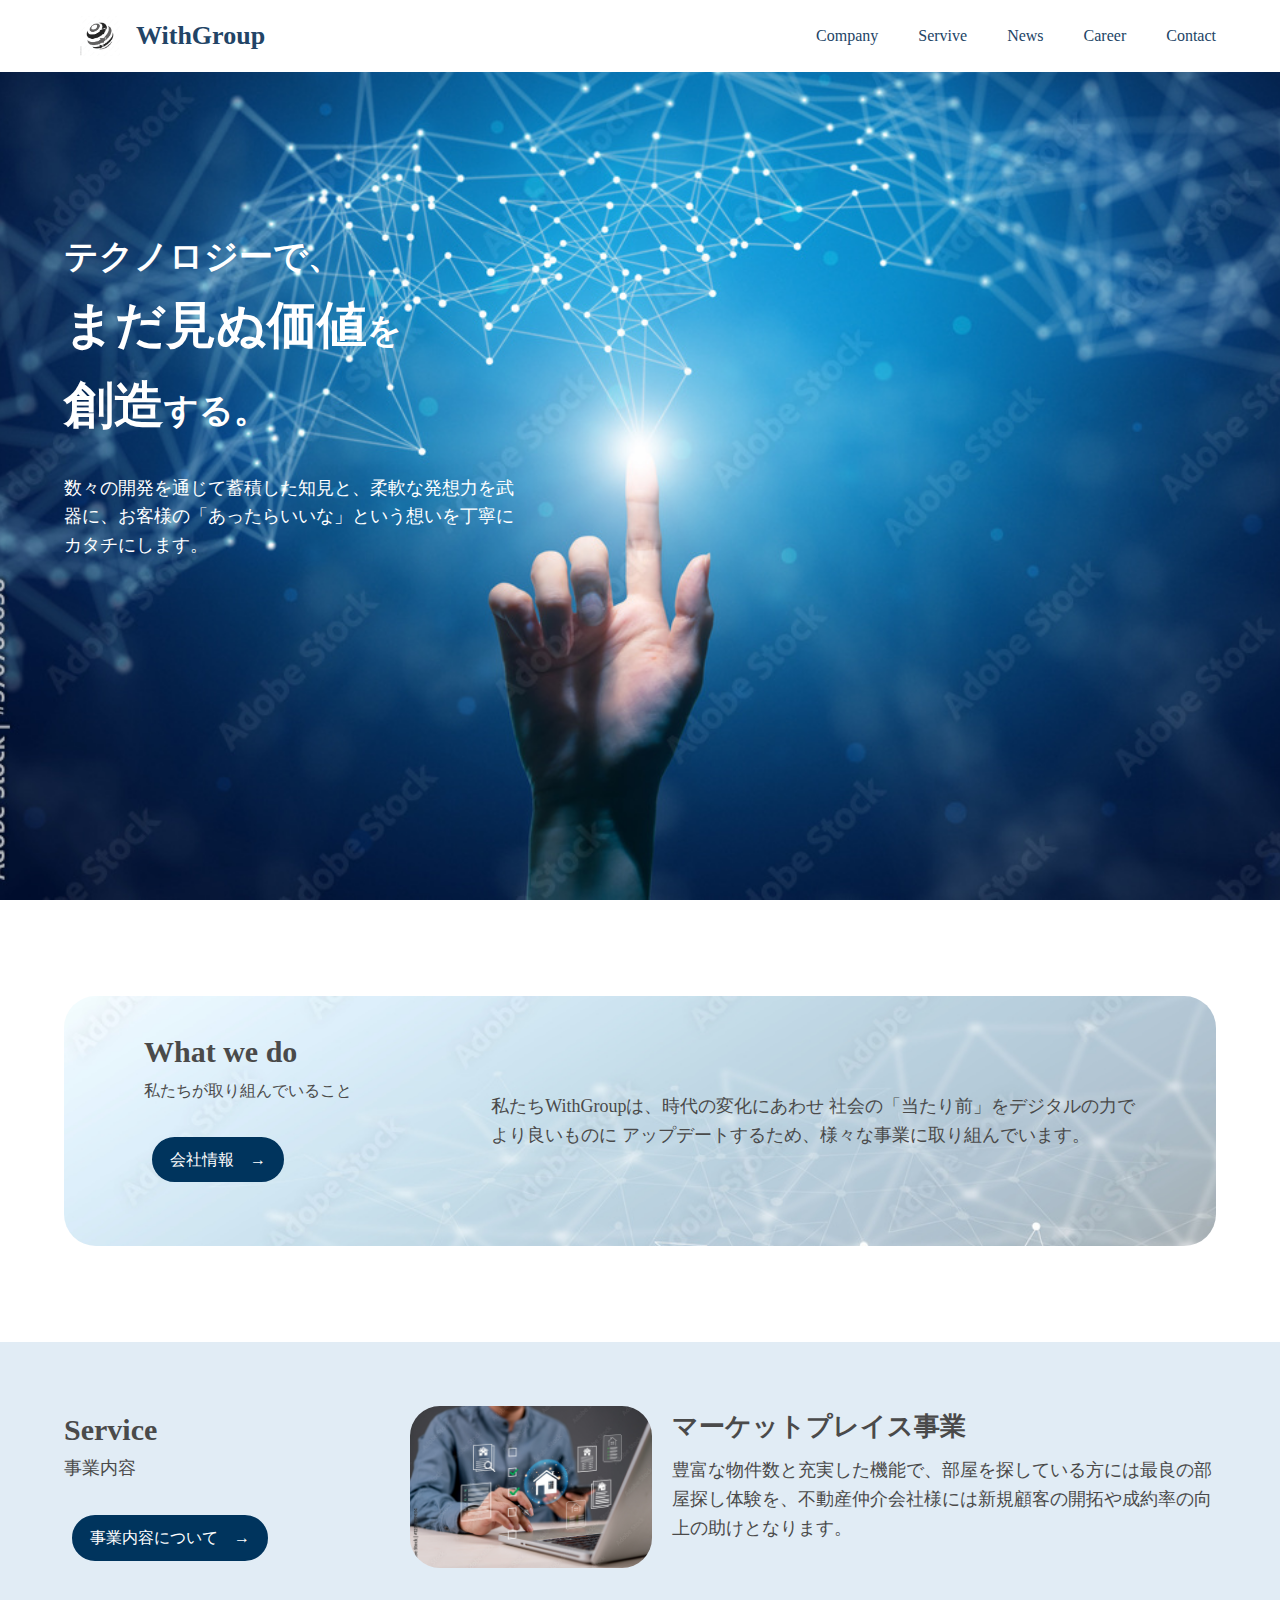
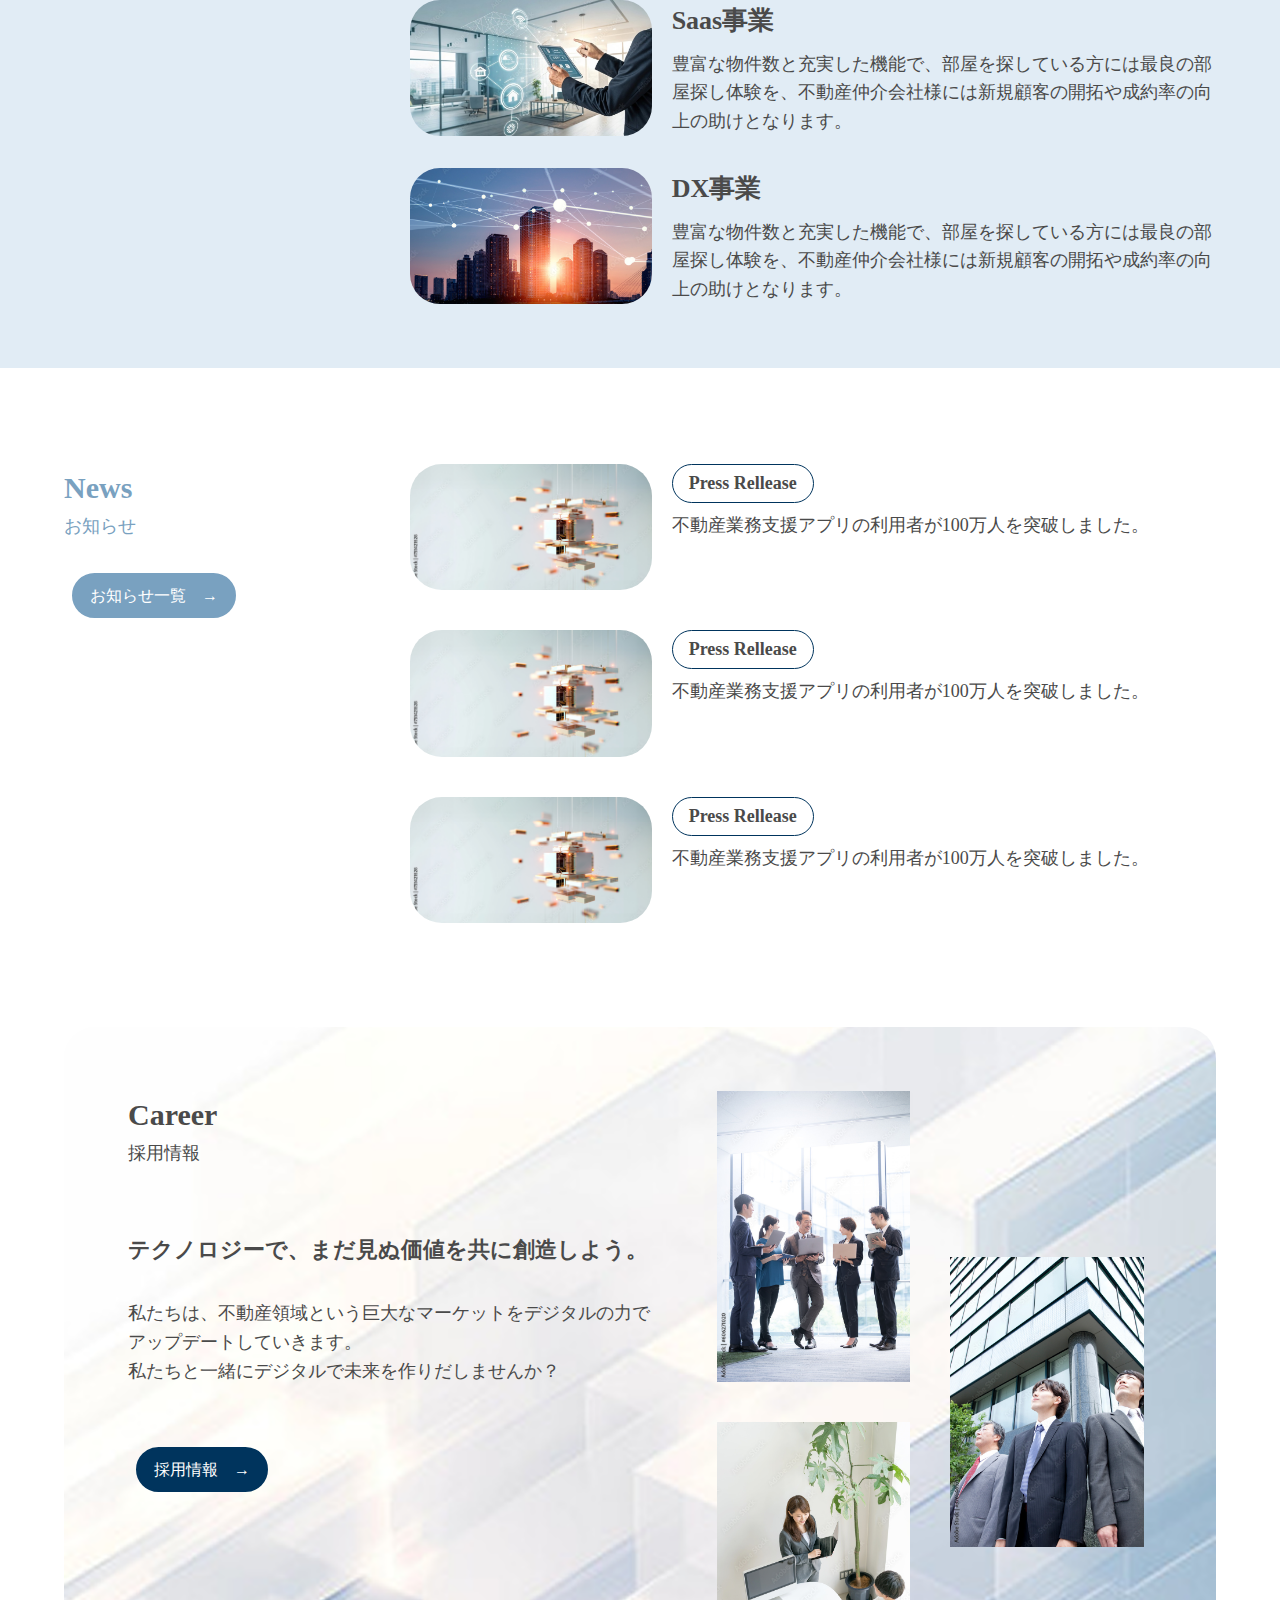
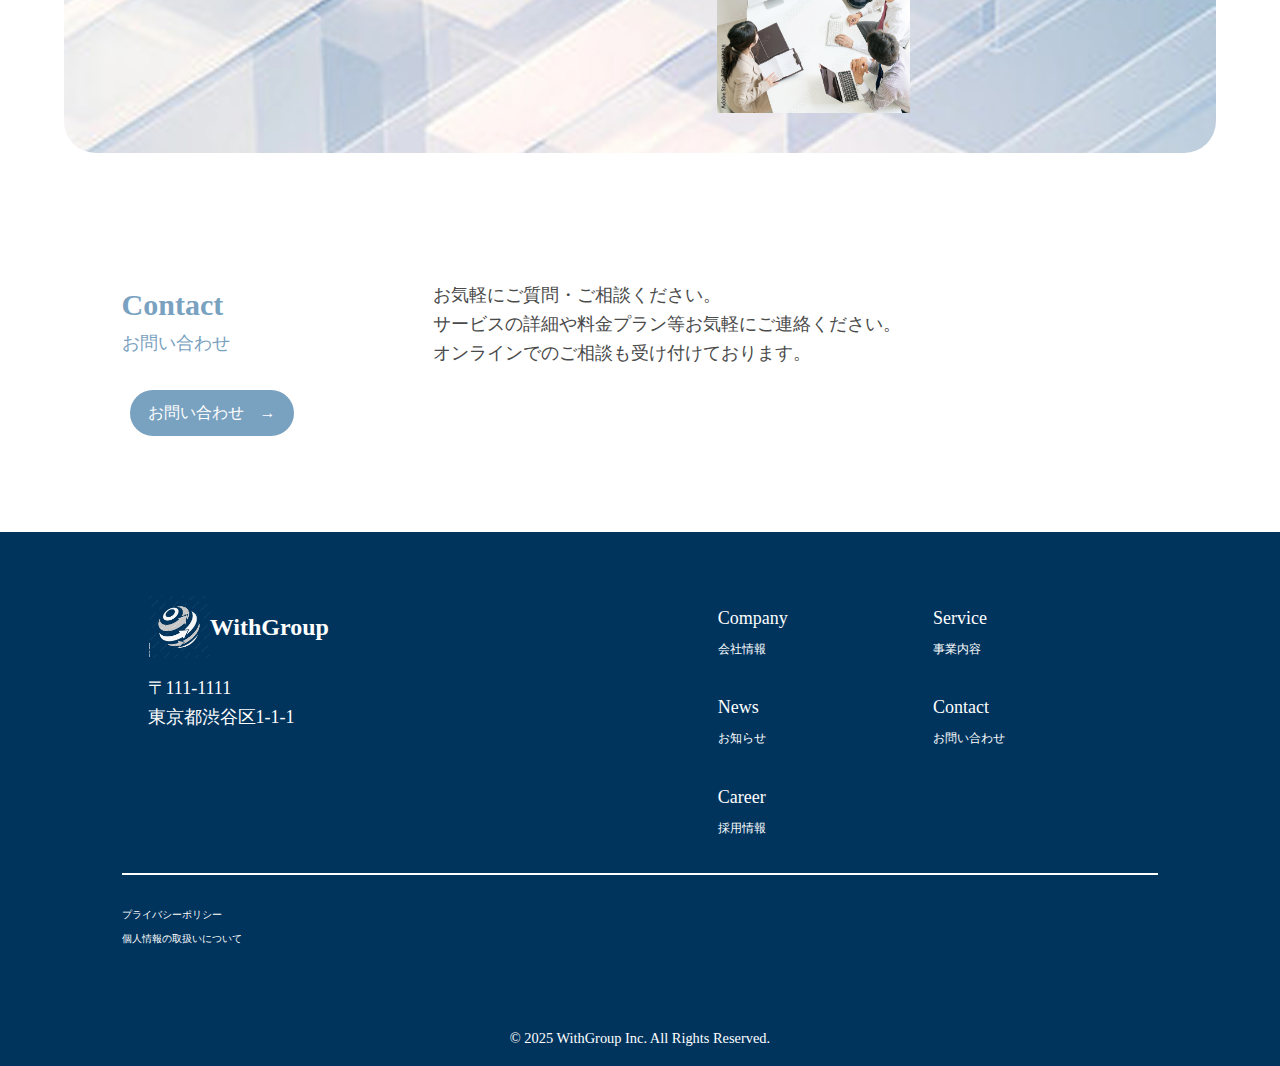
<file: index.html>
<!DOCTYPE html>
<html lang="ja">

<head>
  <meta charset="utf-8" />
  <title>WithGroup</title>
  <meta name="description" content="テキストテキストテキストテキストテキストテキストテキストテキスト" />
  <meta name="viewport" content="width=device-width, initial-scale=1" />
  <link rel="icon" href="./img/hp-2logo.png" />
  <link rel="stylesheet" href="./css/reset.css" />
  <link rel="stylesheet" href="./css/style.css" />
  <link rel="stylesheet" href="https://cdnjs.cloudflare.com/ajax/libs/font-awesome/6.5.1/css/all.min.css"
    integrity="sha512-DTOQO9RWCH3ppGqcWaEA1BIZOC6xxalwEsw9c2QQeAIftl+Vegovlnee1c9QX4TctnWMn13TZye+giMm8e2LwA=="
    crossorigin="anonymous" referrerpolicy="no-referrer" />
</head>

<body>
  <header>
    <div class="container">
      <div class="container-header">
        <img src="./img/hp-2logo.png" />
        <a href="./index.html" class="header-companyname">WithGroup</a>
      </div>
      <nav class="pconly">
        <ul class="pconly_list">
          <li><a href="./company.html">Company</a></li>
          <li><a href="./service.html">Servive</a></li>
          <li><a href="./news.html">News</a></li>
          <li><a href="./career.html">Career</a></li>
          <li><a href="./contact.html">Contact</a></li>
        </ul>
      </nav>

      <nav class="header-wrap">
        <ul class="header-wrap__nav__list">
          <li class="header-wrap__nav__list__item"><a href="./company.html"></a></li>
          <li class="header-wrap__nav__list__item"><a href="./service.html"></a></li>
          <li class="header-wrap__nav__list__item"><a href="./news.html"></a></li>
          <li class="header-wrap__nav__list__item"><a href="./career.html"></a></li>
          <li class="header-wrap__nav__list__item"><a href="./contact.html"></a></li>
        </ul>
      </nav>
      <div class="h-open sp-only">
        <span></span>
        <span></span>
        <span></span>
      </div>
      <nav id="h-nav" class="sp-only">
        <div id="h-nav__list">
          <ul>
            <li><a href="./company.html">Company　会社概要</a></li>
            <li><a href="./service.html">Servive　事業内容</a></li>
            <li><a href="./news.html">News　お知らせ</a></li>
            <li><a href="./career.html">Career　採用情報</a></li>
            <li><a href="./contact.html">Contact　お問い合わせ</a></li>
          </ul>
        </div>
      </nav>
  </header>
  <main>
    <section id="fv">
      <div class="container">
        <h1>テクノロジーで、<br><span>まだ見ぬ価値</span>を<br class="top_sponly"><span>創造</span>する。</h1>
        <p>数々の開発を通じて蓄積した知見と、柔軟な発想力を武器に、お客様の「あったらいいな」という想いを丁寧にカタチにします。</p>
      </div>
    </section>
    <section id="activity">
      <div class="container">
        <div class="activity_midashi">
          <h2>What we do</h2>
          <span>私たちが取り組んでいること</span><br>
          <a href="#" class="button_navy">会社情報　→</a>
        </div>
        <div class="activity_comment">
          <p>私たちWithGroupは、時代の変化にあわせ
            社会の「当たり前」をデジタルの力でより良いものに
            アップデートするため、様々な事業に取り組んでいます。</p>
        </div>
      </div>
    </section>
    <section id="top_service">
      <div class="container">
        <div class="top_service_midashi">
          <h2 class="heading_navy">Service</h2>
          <span class="subheading_navy">事業内容</span><br>
          <a href="#" class="button_navy">事業内容について　→</a>
        </div>
        <div class="top_service_contents">
          <div class="top_service_contents_item">
            <img src="./img/top_service_1.jpeg">
            <div class="top_service_contents_item_description">
              <h3>マーケットプレイス事業</h3>
              <p>豊富な物件数と充実した機能で、部屋を探している方には最良の部屋探し体験を、不動産仲介会社様には新規顧客の開拓や成約率の向上の助けとなります。</p>
            </div>
          </div>
          <div class="top_service_contents_item">
            <img src="./img/top_service_2.jpeg">
            <div class="top_service_contents_item_description">
              <h3>Saas事業</h3>
              <p>豊富な物件数と充実した機能で、部屋を探している方には最良の部屋探し体験を、不動産仲介会社様には新規顧客の開拓や成約率の向上の助けとなります。</p>
            </div>
          </div>
          <div class="top_service_contents_item">
            <img src="./img/top_service_3.jpeg">
            <div class="top_service_contents_item_description">
              <h3>DX事業</h3>
              <p>豊富な物件数と充実した機能で、部屋を探している方には最良の部屋探し体験を、不動産仲介会社様には新規顧客の開拓や成約率の向上の助けとなります。</p>
            </div>
          </div>
        </div>
      </div>
    </section>
    <section id="top_news">
      <div class="container">
        <div class="top_news_midashi">
          <h2 class="heading_aqua">News</h2>
          <span class="subheading_aqua">お知らせ</span><br>
          <a href="#" class="button_aqua">お知らせ一覧　→</a>
        </div>
        <div class="top_news_contents">
          <div class="top_news_contents_item">
            <img src="./img/news_information.jpeg">
            <div class="top_news_contents_item_descroption">
              <h6>Press Rellease</h6>
              <p>不動産業務支援アプリの利用者が100万人を突破しました。</p>
            </div>
          </div>
          <div class="top_news_contents_item">
            <img src="./img/news_information.jpeg">
            <div class="top_news_contents_item_descroption">
              <h6>Press Rellease</h6>
              <p>不動産業務支援アプリの利用者が100万人を突破しました。</p>
            </div>
          </div>
          <div class="top_news_contents_item">
            <img src="./img/news_information.jpeg">
            <div class="top_news_contents_item_descroption">
              <h6>Press Rellease</h6>
              <p>不動産業務支援アプリの利用者が100万人を突破しました。</p>
            </div>
          </div>
        </div>
    </section>
    <section id="top_career">
      <div class="container">
        <div class="top_career_description">
          <h2 class="heading_navy">Career</h2>
          <span class="subheading_navy">採用情報</span>
          <h4>テクノロジーで、まだ見ぬ価値を共に創造しよう。</h4>
          <p>私たちは、不動産領域という巨大なマーケットをデジタルの力でアップデートしていきます。<br>
            私たちと一緒にデジタルで未来を作りだしませんか？</p>
          <br><a href="#" class="button_navy">採用情報　→</a>
        </div>
        <div class="top_career_photo">
          <div class="top_career_photo_1"><img src="img/top_career_1.jpeg"></div>
          <div class="top_career_photo_2"> <img src="img/top_career_2.jpeg"></div>
          <div class="top_career_photo_3"> <img src="img/top_career_3.jpeg"></div>
        </div>
      </div>
    </section>
    <section id="top_contact">
      <div class="container">
        <div class="top_contact_midashi">
          <h2 class="heading_aqua">Contact</h2>
          <span class="subheading_aqua">お問い合わせ</span><br>
          <a href="#" class="button_aqua">お問い合わせ　→</a>
        </div>
        <p>
          お気軽にご質問・ご相談ください。<br>
          サービスの詳細や料金プラン等お気軽にご連絡ください。<br>
          オンラインでのご相談も受け付けております。</p>
      </div>
    </section>
    <section id="information">
      <div class="container">
        <div class="information-midashi">
          <div class="information-midashi-sub">
            <div class="information-midashi-sub-sub">
              <img src="./img/hp-2logo-information.png">
              <h5>WithGroup</h5>
            </div>
            <p>〒111-1111
              <br>東京都渋谷区1-1-1
            </p>
          </div>
          <ul>
            <li><a href="./company.html">Company<br><span>会社情報</span></a></li>
            <li><a href="./service.html">Service<br><span>事業内容</span></a></li>
            <li><a href="./news.html">News<br><span>お知らせ</span></a></li>
            <li><a href="./contact.html">Contact<br><span>お問い合わせ</span></a></li>
            <li><a href="./career.html">Career<br><span>採用情報</span></a></li>
          </ul>
        </div>
        <p class="attention"><a href="#">プライバシーポリシー</a></p>
        <p class="attention"><a href="#">個人情報の取扱いについて</a></p>
      </div>
    </section>
  </main>
  <footer>
    <p>&copy; 2025 WithGroup Inc. All Rights Reserved.</p>
  </footer>
  <script src="https://ajax.googleapis.com/ajax/libs/jquery/3.7.0/jquery.min.js"></script>
  <script type="text/javascript" src="./js/header.js"></script>
</body>

</html>
</file>
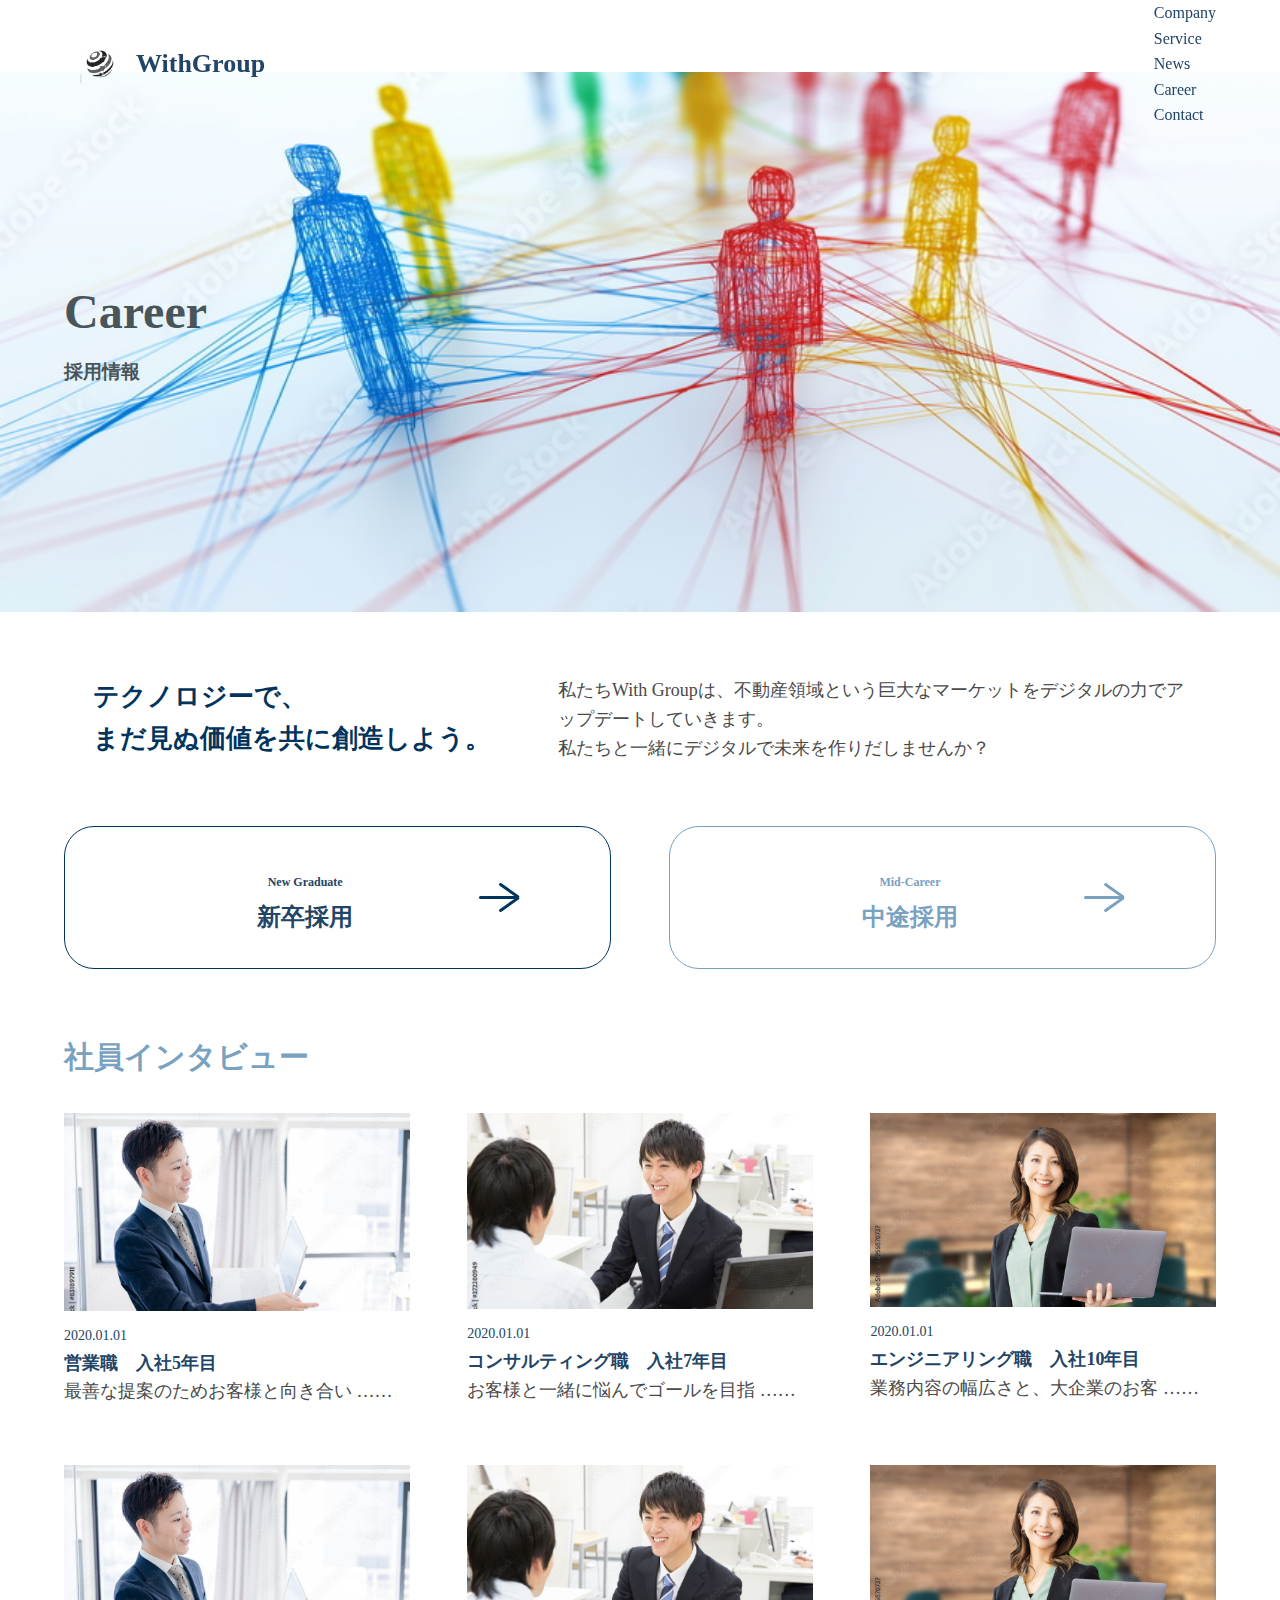
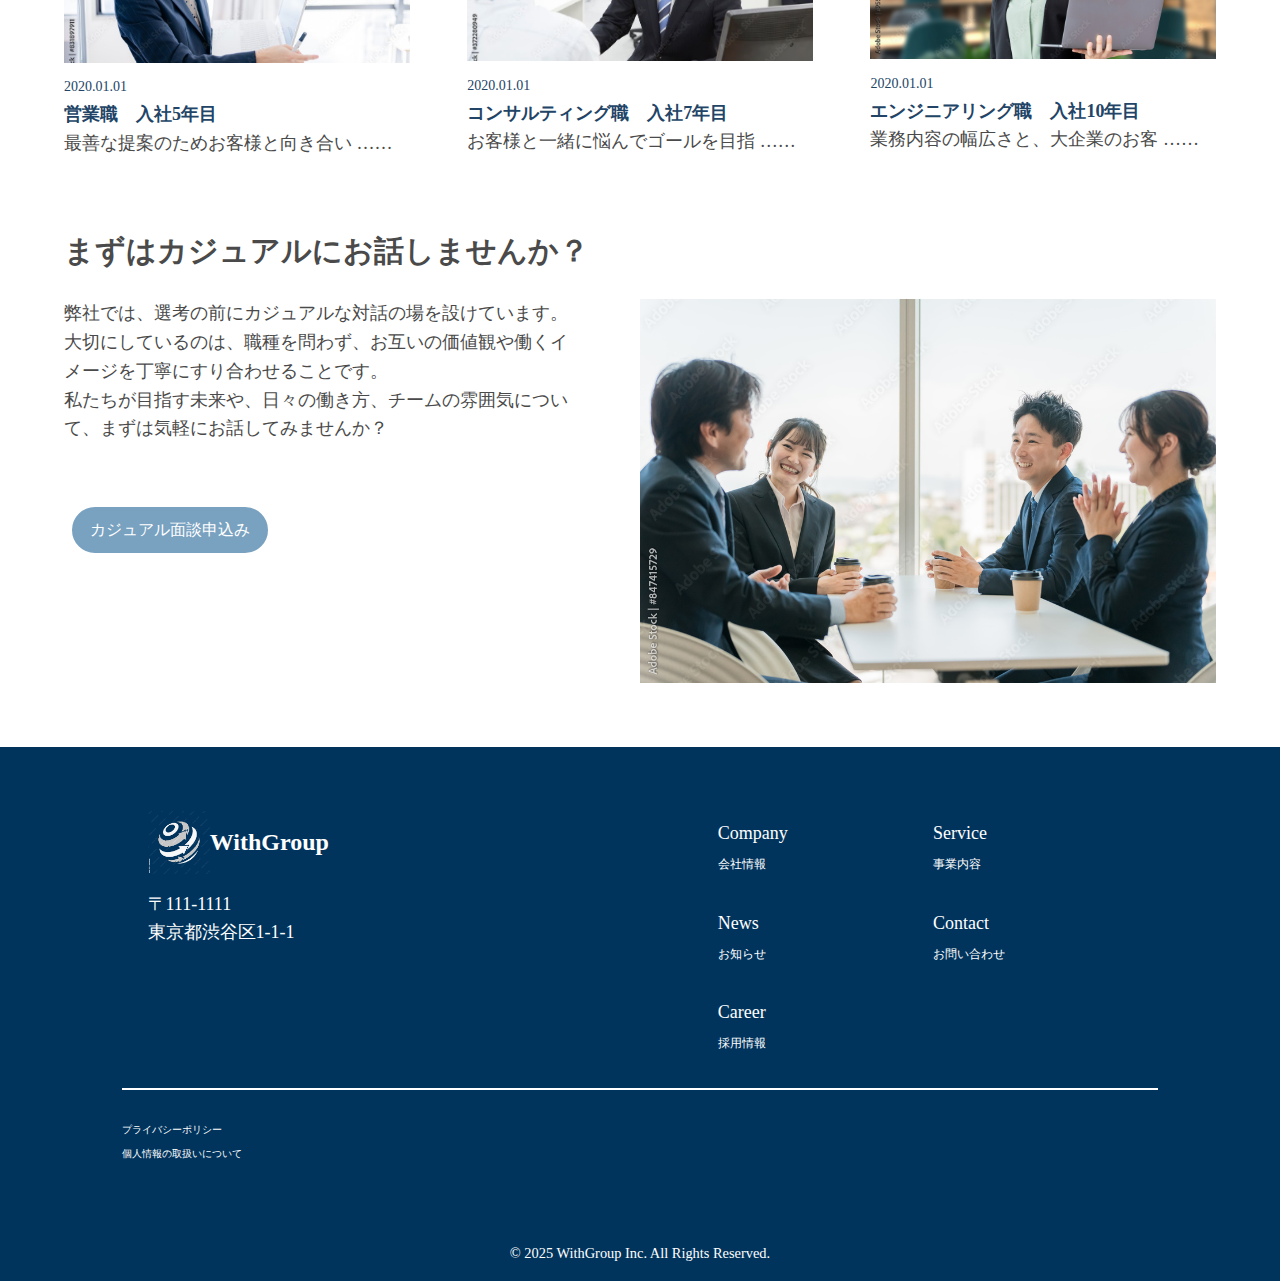
<file: career.html>
<!DOCTYPE html>
<html lang="ja">

<head>
    <meta charset="utf-8" />
    <title>WithGroup Career</title>
    <meta name="description" content="テキストテキストテキストテキストテキストテキストテキストテキスト" />
    <meta name="viewport" content="width=device-width, initial-scale=1" />
    <link rel="icon" href="./img/hp-2logo.png" />
    <link rel="stylesheet" href="./css/reset.css" />
    <link rel="stylesheet" href="./css/style.css" />
    <link rel="stylesheet" href="https://cdnjs.cloudflare.com/ajax/libs/font-awesome/6.5.1/css/all.min.css"
        integrity="sha512-DTOQO9RWCH3ppGqcWaEA1BIZOC6xxalwEsw9c2QQeAIftl+Vegovlnee1c9QX4TctnWMn13TZye+giMm8e2LwA=="
        crossorigin="anonymous" referrerpolicy="no-referrer" />
</head>

<body>
    <header>
        <div class="container">
            <div class="container-header">
                <img src="./img/hp-2logo.png" />
                <a href="./index.html" class="header-companyname">WithGroup</a>
            </div>
            <nav>
                <ul>
                    <li><a href="./company.html">Company</a></li>
                    <li><a href="./service.html">Service</a></li>
                    <li><a href="./news.html">News</a></li>
                    <li><a href="./career.html">Career</a></li>
                    <li><a href="./contact.html">Contact</a></li>
                </ul>
            </nav>
        </div>
    </header>
    <main>
        <section id="career_midashi" class="sub_midashi">
            <div class="container">
                <h2 class="heading">Career<br><span>採用情報
                    </span>
                </h2>
            </div>
        </section>
        <section id="career_message">
            <div class="container">
                <h3 class="career_message_heading">テクノロジーで、<br>
                    まだ見ぬ価値を共に創造しよう。</h3>
                <p>私たちWith Groupは、不動産領域という巨大なマーケットをデジタルの力でアップデートしていきます。<br>
                    私たちと一緒にデジタルで未来を作りだしませんか？</p>
            </div>
        </section>
        <section id="career_recruit">
            <div class="container">
                <div class="career_recruit_box">
                    <a href="#">
                        <div class="career_recruit_box_sub">
                            <h3 class="career_recruit_box_sub_navy"><span>New Graduate</span><br>新卒採用</h3>
                            <div class="career_recruit_box_sub_navy_arrow"></div>
                        </div>
                    </a>
                </div>
                <div class="career_recruit_box">
                    <a href="#">
                        <div class="career_recruit_box_sub">
                            <h3 class="career_recruit_box_sub_aqua"><span>Mid-Career</span><br>中途採用</h3>
                            <div class="career_recruit_box_sub_navy_arrow arrow_aqua"></div>
                        </div>
                    </a>
                </div>
            </div>
        </section>
        <section id="career_interview">
            <div class="container">
                <h2 class="heading_aqua">社員インタビュー</h2>
                <div class="career_interview_box">
                    <div class="career_interview_box_item">
                        <a href="#">
                            <img src="./img/career_interview_1.jpeg">
                            <span class="career_interview_box_item_date">2020.01.01</span>
                            <h6 class="career_interview_box_item_title">営業職　入社5年目</h6>
                            <p class="career_interview_box_item_text">最善な提案のためお客様と向き合い ……</p>
                        </a>
                    </div>
                    <div class="career_interview_box_item">
                        <a href="#">
                            <img src="./img/career_interview_2.jpg">
                            <span class="career_interview_box_item_date">2020.01.01</span>
                            <h6 class="career_interview_box_item_title">コンサルティング職　入社7年目</h6>
                            <p class="career_interview_box_item_text">お客様と一緒に悩んでゴールを目指 ……</p>
                        </a>
                    </div>
                    <div class="career_interview_box_item">
                        <a href="#">
                            <img src="./img/career_interview_3.jpeg">
                            <span class="career_interview_box_item_date">2020.01.01</span>
                            <h6 class="career_interview_box_item_title">エンジニアリング職　入社10年目</h6>
                            <p class="career_interview_box_item_text">業務内容の幅広さと、大企業のお客 ……</p>
                        </a>
                    </div>
                    <div class="career_interview_box_item">
                        <a href="#">
                            <img src="./img/career_interview_1.jpeg">
                            <span class="career_interview_box_item_date">2020.01.01</span>
                            <h6 class="career_interview_box_item_title">営業職　入社5年目</h6>
                            <p class="career_interview_box_item_text">最善な提案のためお客様と向き合い ……</p>
                        </a>
                    </div>
                    <div class="career_interview_box_item">
                        <a href="#">
                            <img src="./img/career_interview_2.jpg">
                            <span class="career_interview_box_item_date">2020.01.01</span>
                            <h6 class="career_interview_box_item_title">コンサルティング職　入社7年目</h6>
                            <p class="career_interview_box_item_text">お客様と一緒に悩んでゴールを目指 ……</p>
                        </a>
                    </div>
                    <div class="career_interview_box_item">
                        <a href="#">
                            <img src="./img/career_interview_3.jpeg">
                            <span class="career_interview_box_item_date">2020.01.01</span>
                            <h6 class="career_interview_box_item_title">エンジニアリング職　入社10年目</h6>
                            <p class="career_interview_box_item_text">業務内容の幅広さと、大企業のお客 ……</p>
                        </a>
                    </div>
                </div>
            </div>
        </section>
        <section id="career_casual">
            <div class="container">
                <h3 class="heading_navy">まずはカジュアルにお話しませんか？</h3>
                <div class="career_casual_box">
                    <div class="career_casual_box_text">
                        <p>弊社では、選考の前にカジュアルな対話の場を設けています。大切にしているのは、職種を問わず、お互いの価値観や働くイメージを丁寧にすり合わせることです。<br>私たちが目指す未来や、日々の働き方、チームの雰囲気について、まずは気軽にお話してみませんか？
                        </p>
                        <a href="#" class="button_aqua">カジュアル面談申込み</a>
                    </div>
                    <img src="./img/career_mendan.jpeg">
                </div>
            </div>
        </section>
    </main>
    <section id="information">
        <div class="container">
            <div class="information-midashi">
                <div class="information-midashi-sub">
                    <div class="information-midashi-sub-sub">
                        <img src="./img/hp-2logo-information.png">
                        <h5>WithGroup</h5>
                    </div>
                    <p>〒111-1111
                        <br>東京都渋谷区1-1-1
                    </p>
                </div>
                <ul>
                    <li><a href="./company.html">Company<br><span>会社情報</span></a></li>
                    <li><a href="./service.html">Service<br><span>事業内容</span></a></li>
                    <li><a href="./news.html">News<br><span>お知らせ</span></a></li>
                    <li><a href="./contact.html">Contact<br><span>お問い合わせ</span></a></li>
                    <li><a href="./career.html">Career<br><span>採用情報</span></a></li>
                </ul>
            </div>
            <p class="attention"><a href="#">プライバシーポリシー</a></p>
            <p class="attention"><a href="#">個人情報の取扱いについて</a></p>
        </div>
    </section>
    </main>
    <footer>
        <p>&copy; 2025 WithGroup Inc. All Rights Reserved.</p>
    </footer>
</body>

</html>
</file>
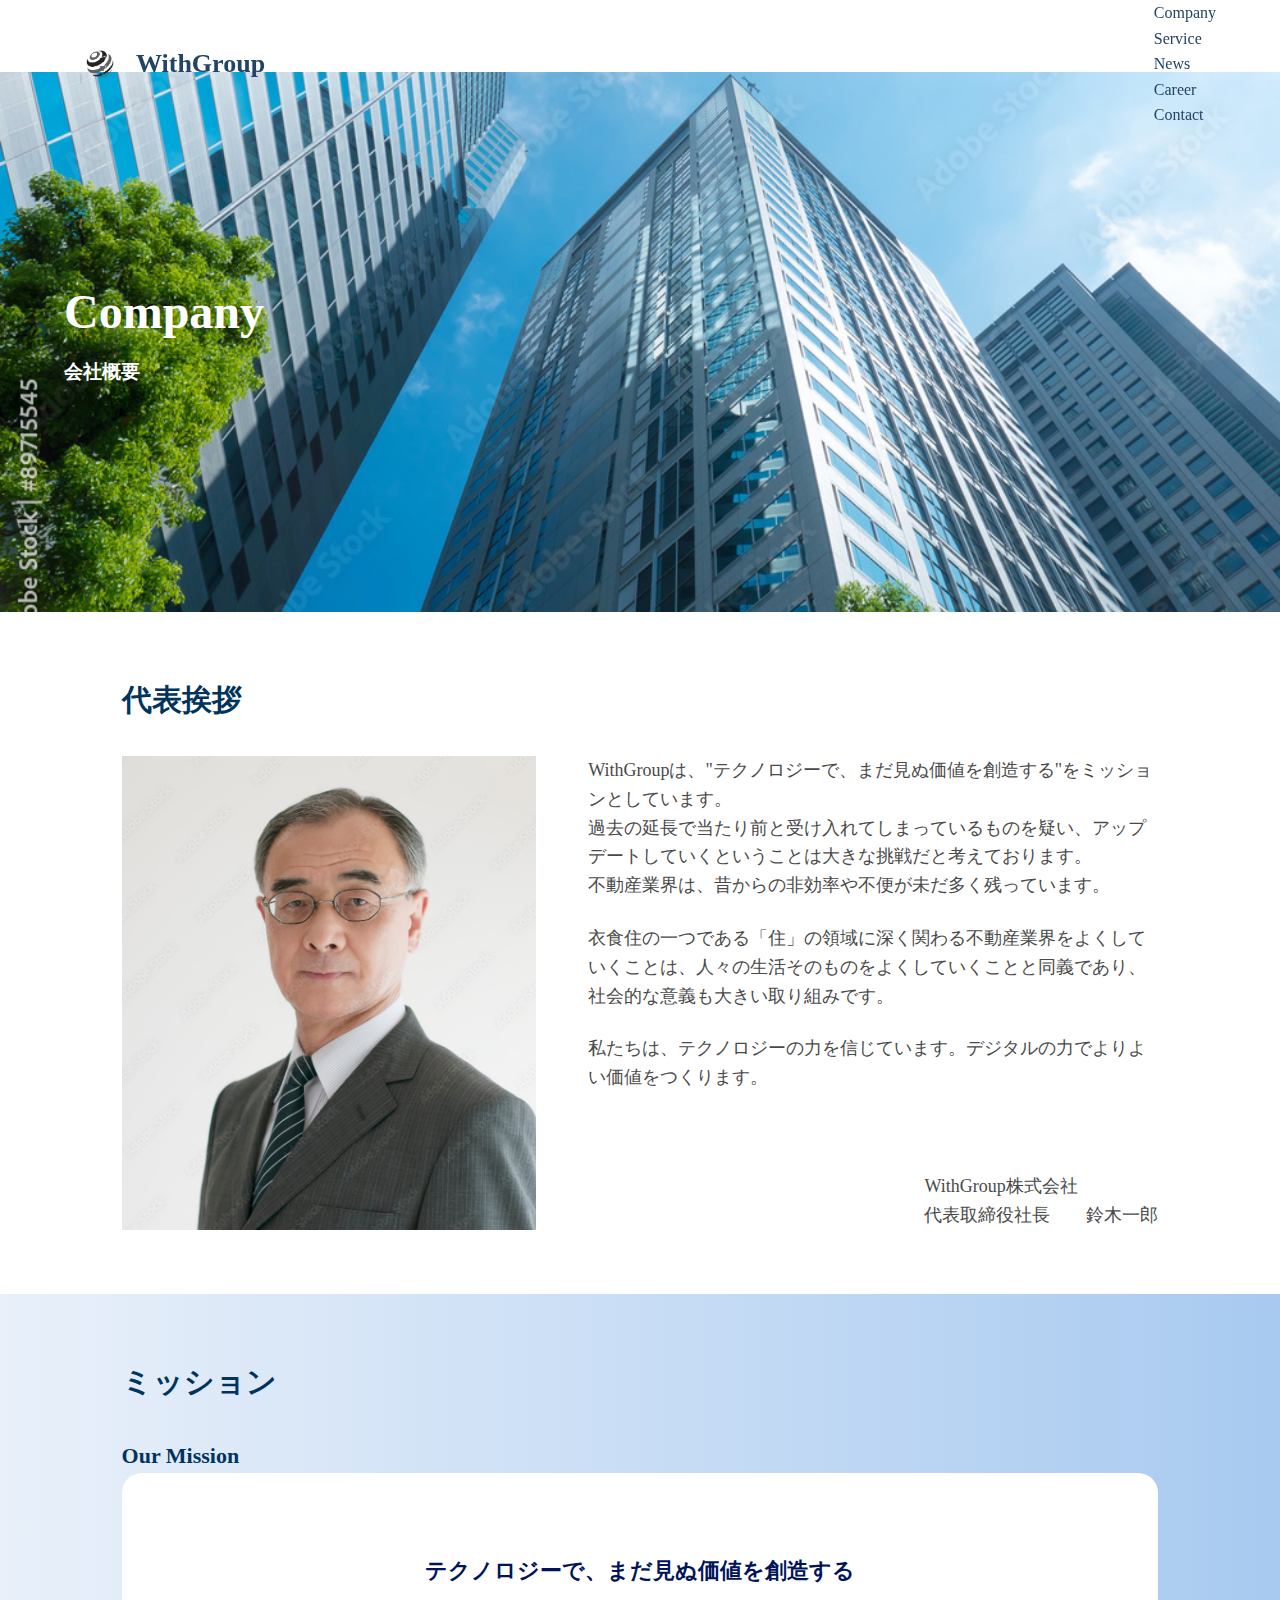
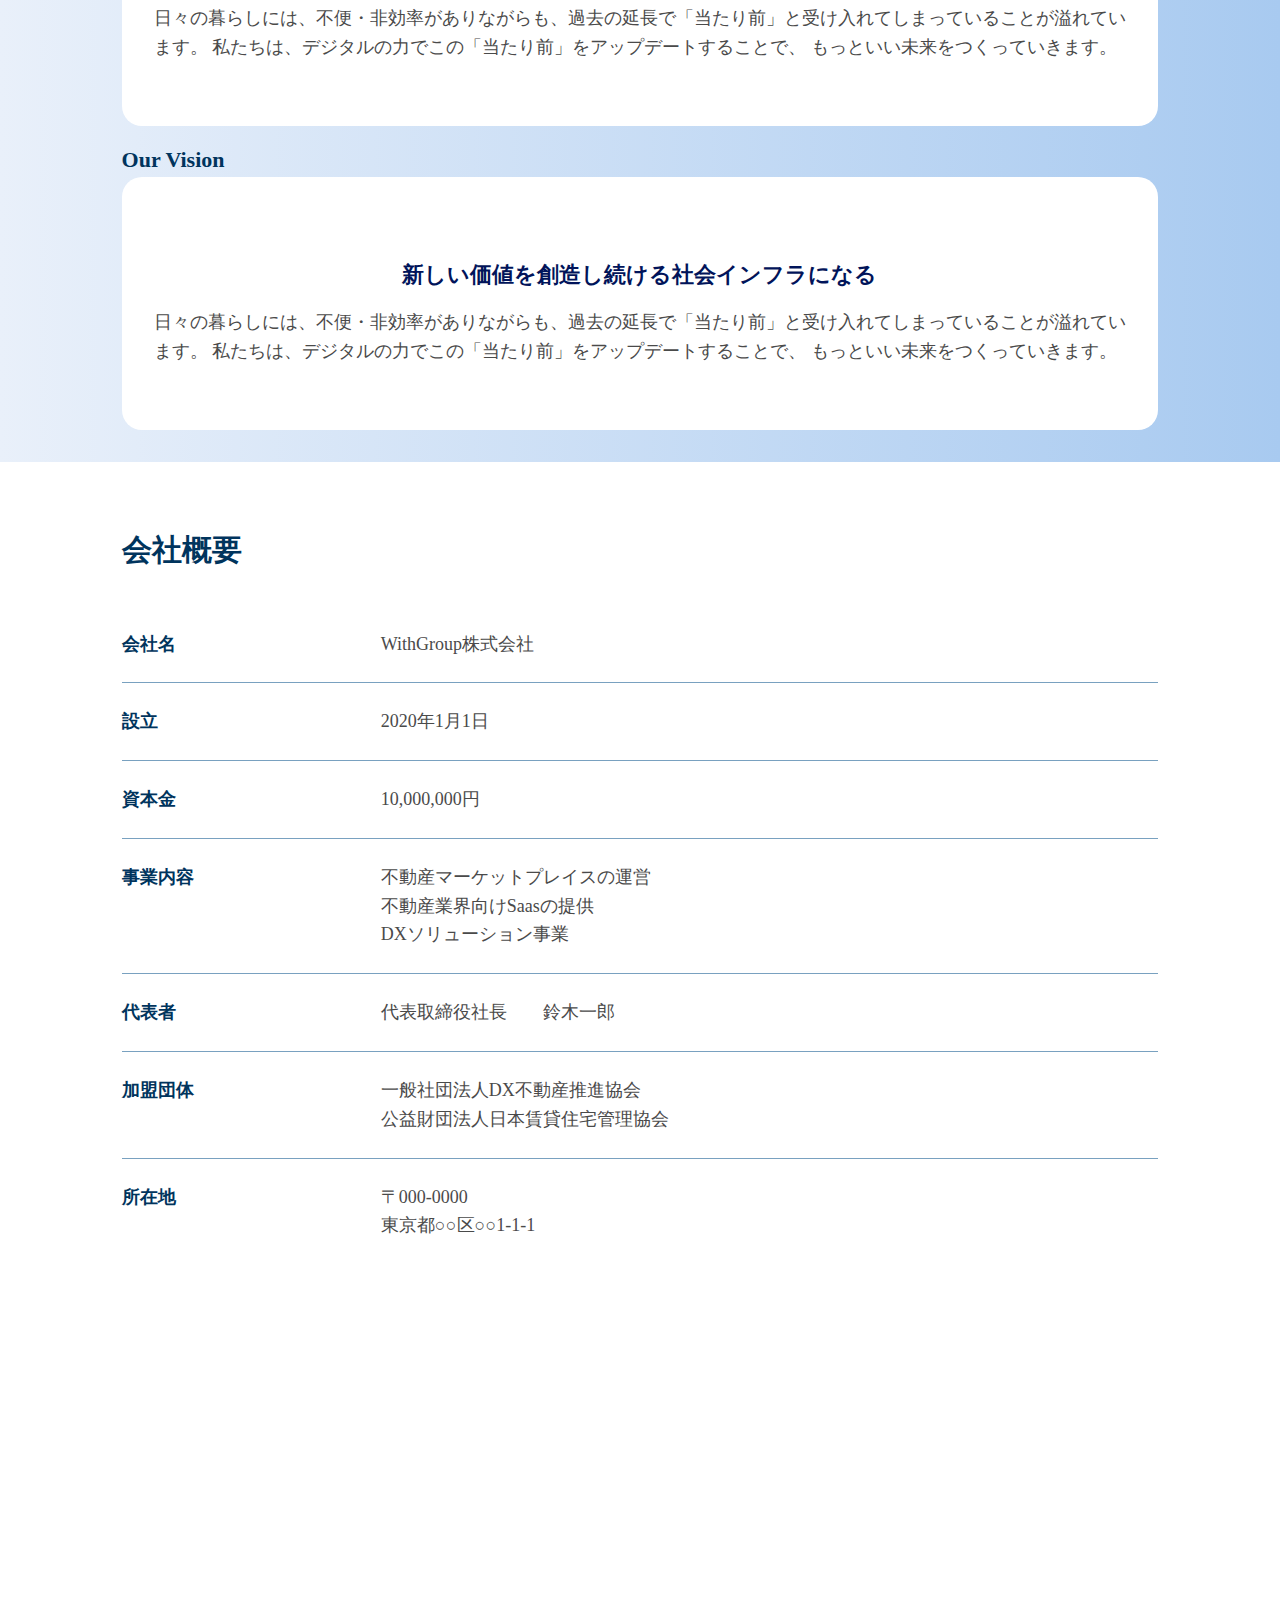
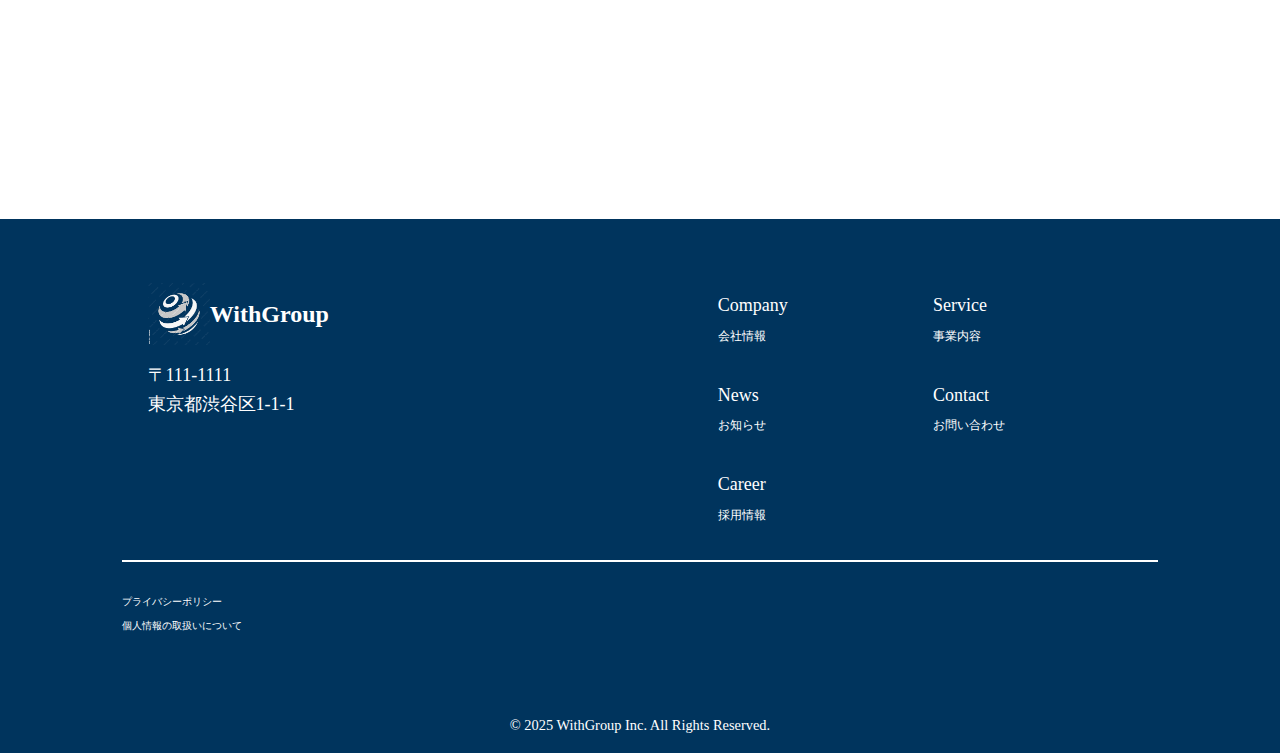
<file: company.html>
<!DOCTYPE html>
<html lang="ja">

<head>
    <meta charset="utf-8" />
    <title>WithGroup Company</title>
    <meta name="description" content="テキストテキストテキストテキストテキストテキストテキストテキスト" />
    <meta name="viewport" content="width=device-width, initial-scale=1" />
    <link rel="icon" href="./img/hp-2logo.png" />
    <link rel="stylesheet" href="./css/reset.css" />
    <link rel="stylesheet" href="./css/style.css" />
    <link rel="stylesheet" href="https://cdnjs.cloudflare.com/ajax/libs/font-awesome/6.5.1/css/all.min.css"
        integrity="sha512-DTOQO9RWCH3ppGqcWaEA1BIZOC6xxalwEsw9c2QQeAIftl+Vegovlnee1c9QX4TctnWMn13TZye+giMm8e2LwA=="
        crossorigin="anonymous" referrerpolicy="no-referrer" />
</head>

<body>
    <header>
        <div class="container">
            <div class="container-header">
                <img src="./img/hp-2logo.png" />
                <a href="./index.html" class="header-companyname">WithGroup</a>
            </div>
            <nav class="pctab-only">
                <ul>
                    <li><a href="./company.html">Company</a></li>
                    <li><a href="./service.html">Service</a></li>
                    <li><a href="./news.html">News</a></li>
                    <li><a href="./career.html">Career</a></li>
                    <li><a href="./contact.html">Contact</a></li>
                </ul>
            </nav>
        </div>
        <nav class="header-wrap">
            <ul class="header-wrap__nav__list">
                <li class="header-wrap__nav__list__item"><a href="./company.html"></a></li>
                <li class="header-wrap__nav__list__item"><a href="./service.html"></a></li>
                <li class="header-wrap__nav__list__item"><a href="./news.html"></a></li>
                <li class="header-wrap__nav__list__item"><a href="./career.html"></a></li>
                <li class="header-wrap__nav__list__item"><a href="./contact.html"></a></li>
            </ul>
        </nav>
        <div class="h-open sp-only">
            <span></span>
            <span></span>
            <span></span>
        </div>
        <nav id="h-nav" class="sp-only">
            <div id="h-nav__list">
                <ul>
                    <li><a href="./company.html">Company　会社概要</a></li>
                    <li><a href="./service.html">Servive　事業内容</a></li>
                    <li><a href="./news.html">News　お知らせ</a></li>
                    <li><a href="./career.html">Career　採用情報</a></li>
                    <li><a href="./contact.html">Contact　お問い合わせ</a></li>
                </ul>
            </div>
        </nav>
    </header>
    <main>
        <section id="company_midashi" class="sub_midashi">
            <div class="container">
                <h2 class="heading">Company<br><span>会社概要</span></h2>
            </div>
        </section>
        <section id="greet">
            <div class="container">
                <h2 class="company_heading">代表挨拶</h2>
                <div class="greet_sub">
                    <img src="./img/company_aisatsu.jpeg">
                    <div class="greet_sub_textblock">
                        <div class="greet_sub_textblock_main">
                            <p>
                                WithGroupは、"テクノロジーで、まだ見ぬ価値を創造する"をミッションとしています。<br>過去の延長で当たり前と受け入れてしまっているものを疑い、アップデートしていくということは大きな挑戦だと考えております。<br>
                                不動産業界は、昔からの非効率や不便が未だ多く残っています。</p>
                            <p>衣食住の一つである「住」の領域に深く関わる不動産業界をよくしていくことは、人々の生活そのものをよくしていくことと同義であり、社会的な意義も大きい取り組みです。</p>
                            <p>私たちは、テクノロジーの力を信じています。デジタルの力でよりよい価値をつくります。</p>
                        </div>
                        <div class="greet_sub_textblock_sign">
                            <div></div>
                            <div class="greet_sub_textblock_sign_text">
                                <p>WithGroup株式会社</p>
                                <p>代表取締役社長　　鈴木一郎</p>
                            </div>
                        </div>
                    </div>
                </div>
            </div>
        </section>
        <section id="mission">
            <div class="container">
                <h2 class="company_heading">ミッション</h2>
                <h3> Our Mission</h3>
                <div class="mission_box">
                    <h4 class="mission_box_midashi">テクノロジーで、まだ見ぬ価値を創造する</h4>
                    <p>日々の暮らしには、不便・非効率がありながらも、過去の延長で「当たり前」と受け入れてしまっていることが溢れています。
                        私たちは、デジタルの力でこの「当たり前」をアップデートすることで、
                        もっといい未来をつくっていきます。</p>
                </div>
                <h3> Our Vision</h3>
                <div class="mission_box">
                    <h4 class="mission_box_midashi">新しい価値を創造し続ける社会インフラになる</h4>
                    <p>日々の暮らしには、不便・非効率がありながらも、過去の延長で「当たり前」と受け入れてしまっていることが溢れています。
                        私たちは、デジタルの力でこの「当たり前」をアップデートすることで、
                        もっといい未来をつくっていきます。</p>
                </div>
            </div>
        </section>
        <section id="profile">
            <div class="container">
                <h2 class="company_heading">会社概要</h2>
                <table>
                    <tr>
                        <th>会社名</th>
                        <td>WithGroup株式会社</td>
                    </tr>
                    <tr>
                        <th>設立</th>
                        <td>2020年1月1日</td>
                    </tr>
                    <tr>
                        <th>資本金</th>
                        <td>10,000,000円</td>
                    </tr>
                    <tr>
                        <th>事業内容</th>
                        <td>不動産マーケットプレイスの運営<br>不動産業界向けSaasの提供<br>DXソリューション事業</td>
                    </tr>
                    <!-- <tr>
                        <th class="noborder"></th>
                        <td class="noborder">不動産業界向けSaasの提供</td>
                    </tr>
                    <tr>
                        <th></th>
                        <td>DXソリューション事業</td>
                    </tr> -->
                    <tr>
                        <th>代表者</th>
                        <td>代表取締役社長　　鈴木一郎</td>
                    </tr>
                    </tr>
                    <tr>
                        <th>加盟団体</th>
                        <td>一般社団法人DX不動産推進協会<br>公益財団法人日本賃貸住宅管理協会</td>
                    </tr>
                    <!-- <tr>
                        <th></th>
                        <td>公益財団法人日本賃貸住宅管理協会</td>
                    </tr> -->
                    <tr>
                        <th class="noborder">所在地</th>
                        <td class="noborder">〒000-0000<br>
                            東京都○○区○○1-1-1</td>
                    </tr>
                </table>
                <iframe
                    src="https://www.google.com/maps/embed?pb=!1m18!1m12!1m3!1d3241.752712009576!2d139.70226209999998!3d35.6584638!2m3!1f0!2f0!3f0!3m2!1i1024!2i768!4f13.1!3m3!1m2!1s0x60188b8427e1c0b1%3A0x78f6e23397061d6f!2z5riL6LC344K544Kv44Op44Oz44OW44Or44K544Kv44Ko44Ki!5e0!3m2!1sja!2sjp!4v1753794477235!5m2!1sja!2sjp"
                    width="600" height="450" style="border:0;" allowfullscreen="" loading="lazy"
                    referrerpolicy="no-referrer-when-downgrade"></iframe>
            </div>
        </section>
    </main>
    <section id="information">
        <div class="container">
            <div class="information-midashi">
                <div class="information-midashi-sub">
                    <div class="information-midashi-sub-sub">
                        <img src="./img/hp-2logo-information.png">
                        <h5>WithGroup</h5>
                    </div>
                    <p>〒111-1111
                        <br>東京都渋谷区1-1-1
                    </p>
                </div>
                <ul>
                    <li><a href="./company.html">Company<br><span>会社情報</span></a></li>
                    <li><a href="./service.html">Service<br><span>事業内容</span></a></li>
                    <li><a href="./news.html">News<br><span>お知らせ</span></a></li>
                    <li><a href="./contact.html">Contact<br><span>お問い合わせ</span></a></li>
                    <li><a href="./career.html">Career<br><span>採用情報</span></a></li>
                </ul>
            </div>
            <p class="attention"><a href="#">プライバシーポリシー</a></p>
            <p class="attention"><a href="#">個人情報の取扱いについて</a></p>
        </div>
    </section>
    </main>
    <footer>
        <p>&copy; 2025 WithGroup Inc. All Rights Reserved.</p>
    </footer>
    <script src="https://ajax.googleapis.com/ajax/libs/jquery/3.7.0/jquery.min.js"></script>
    <script type="text/javascript" src="./js/header.js"></script>
</body>

</html>
</file>
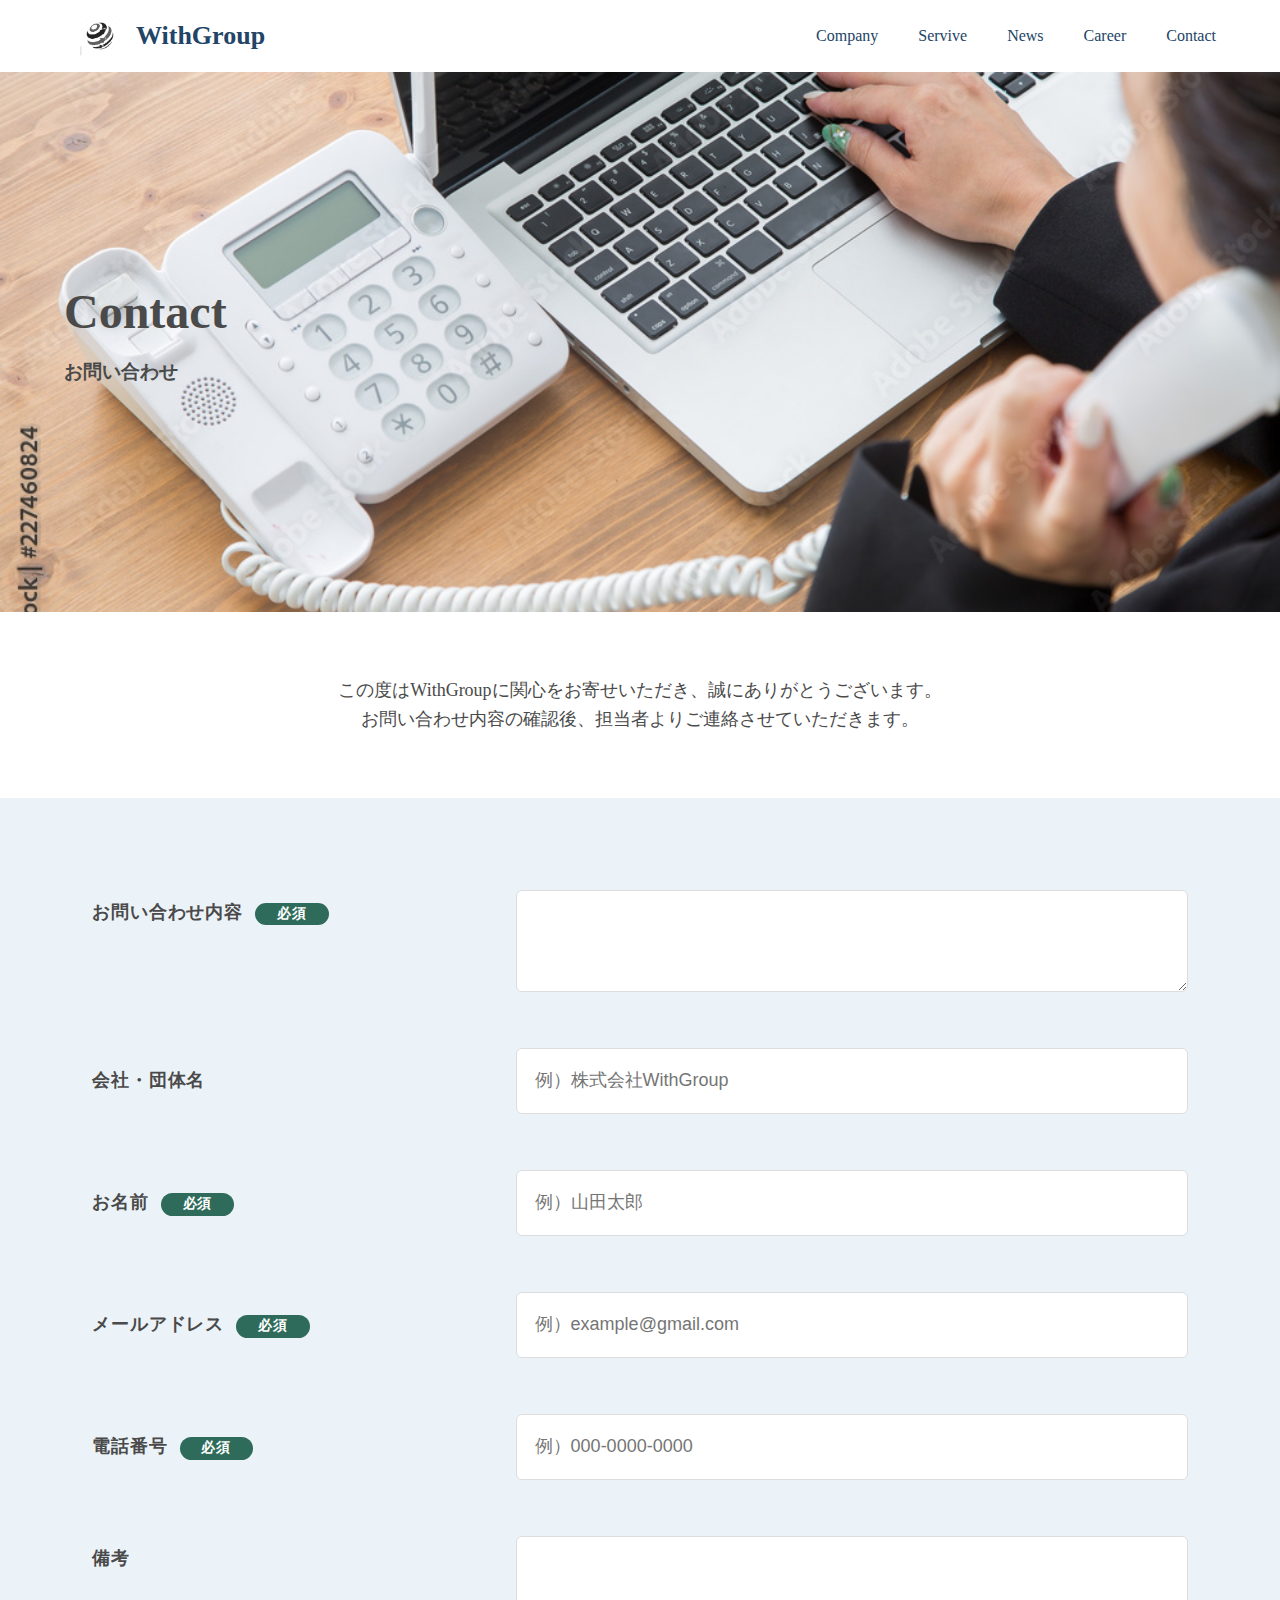
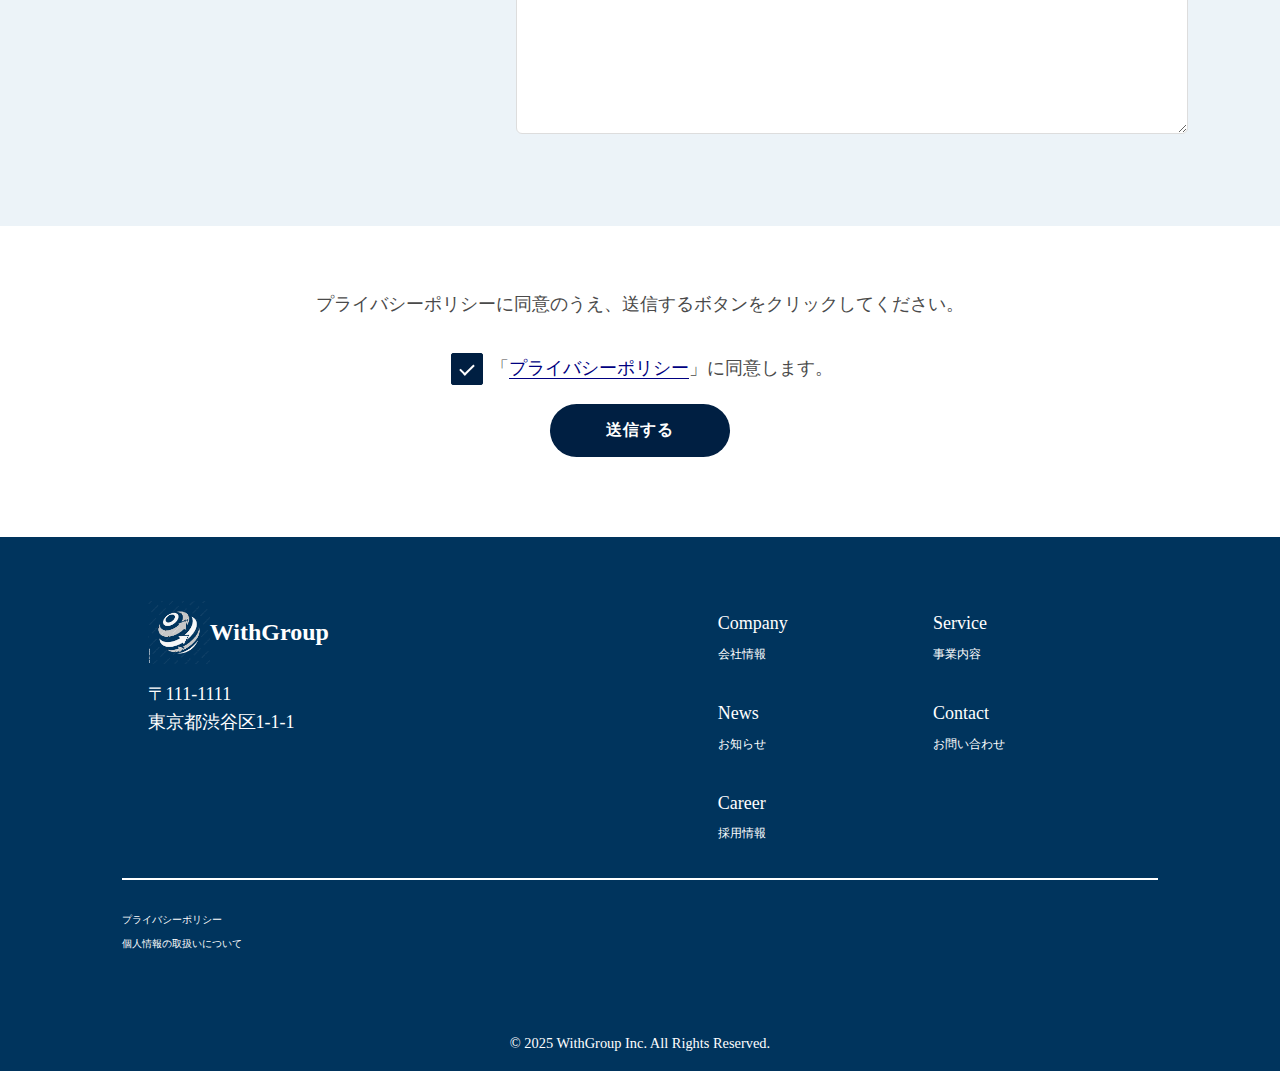
<file: contact.html>
<!DOCTYPE html>
<html lang="ja">

<head>
    <meta charset="utf-8" />
    <title>WithGroup Career</title>
    <meta name="description" content="テキストテキストテキストテキストテキストテキストテキストテキスト" />
    <meta name="viewport" content="width=device-width, initial-scale=1" />
    <link rel="icon" href="./img/hp-2logo.png" />
    <link rel="stylesheet" href="./css/reset.css" />
    <link rel="stylesheet" href="./css/style.css" />
    <link rel="stylesheet" href="https://cdnjs.cloudflare.com/ajax/libs/font-awesome/6.5.1/css/all.min.css"
        integrity="sha512-DTOQO9RWCH3ppGqcWaEA1BIZOC6xxalwEsw9c2QQeAIftl+Vegovlnee1c9QX4TctnWMn13TZye+giMm8e2LwA=="
        crossorigin="anonymous" referrerpolicy="no-referrer" />
</head>

<body>
    <header>
        <div class="container">
            <div class="container-header">
                <img src="./img/hp-2logo.png" />
                <a href="./index.html" class="header-companyname">WithGroup</a>
            </div>
            <nav class="pconly">
                <ul class="pconly_list">
                    <li><a href="./company.html">Company</a></li>
                    <li><a href="./service.html">Servive</a></li>
                    <li><a href="./news.html">News</a></li>
                    <li><a href="./career.html">Career</a></li>
                    <li><a href="./contact.html">Contact</a></li>
                </ul>
            </nav>

            <nav class="header-wrap">
                <ul class="header-wrap__nav__list">
                    <li class="header-wrap__nav__list__item"><a href="./company.html"></a></li>
                    <li class="header-wrap__nav__list__item"><a href="./service.html"></a></li>
                    <li class="header-wrap__nav__list__item"><a href="./news.html"></a></li>
                    <li class="header-wrap__nav__list__item"><a href="./career.html"></a></li>
                    <li class="header-wrap__nav__list__item"><a href="./contact.html"></a></li>
                </ul>
            </nav>
            <div class="h-open sp-only">
                <span></span>
                <span></span>
                <span></span>
            </div>
            <nav id="h-nav" class="sp-only">
                <div id="h-nav__list">
                    <ul>
                        <li><a href="./company.html">Company　会社概要</a></li>
                        <li><a href="./service.html">Servive　事業内容</a></li>
                        <li><a href="./news.html">News　お知らせ</a></li>
                        <li><a href="./career.html">Career　採用情報</a></li>
                        <li><a href="./contact.html">Contact　お問い合わせ</a></li>
                    </ul>
                </div>
            </nav>
    </header>
    <main>
        <section id="contact_midashi" class="sub_midashi">
            <div class="container">
                <h2 class="heading">Contact<br><span>お問い合わせ
                    </span>
                </h2>
            </div>
        </section>
        <section id="contact_text">
            <div class="container">
                <p>この度はWithGroupに関心をお寄せいただき、誠にありがとうございます。<br>お問い合わせ内容の確認後、担当者よりご連絡させていただきます。</p>
            </div>
        </section>
        <section id="contact_form">
            <div class="container">
                <div class="contact_form_item">
                    <p class="Form-Item-Label isMsg">お問い合わせ内容<span class="Form-Item-Label-Required">必須</span></p>
                    <textarea class="Form-Item-Textarea-title"></textarea>
                </div>
                <div class="contact_form_item">
                    <p class="Form-Item-Label">
                        会社・団体名
                    </p>
                    <input type="text" class="Form-Item-Input" placeholder="例）株式会社WithGroup">
                </div>
                <div class="contact_form_item">
                    <p class="Form-Item-Label">お名前<span class="Form-Item-Label-Required">必須</span></p>
                    <input type="text" class="Form-Item-Input" placeholder="例）山田太郎">
                </div>
                <div class="contact_form_item">
                    <p class="Form-Item-Label">メールアドレス<span class="Form-Item-Label-Required">必須</span></p>
                    <input type="email" class="Form-Item-Input" placeholder="例）example@gmail.com">
                </div>
                <div class="contact_form_item">
                    <p class="Form-Item-Label">電話番号<span class="Form-Item-Label-Required">必須</span></p>
                    <input type="tel" class="Form-Item-Input" placeholder="例）000-0000-0000">
                </div>
                <div class="contact_form_item">
                    <p class="Form-Item-Label isMsg">備考</p>
                    <textarea class="Form-Item-Textarea"></textarea>
                </div>
            </div>
        </section>
        <section id="contact_submit">
            <div class="container">
                <p>プライバシーポリシーに同意のうえ、<br class="contact_sponly">送信するボタンをクリックしてください。</p>
                <label class="checkboxItem">
                    <input type="checkbox" name="checkbox" value="ポリシー" class="checkbox" checked />
                    「<a>プライバシーポリシー</a>」に同意します。
                </label>
                <br> <input type="submit" class="Form-Btn" value="送信する">
            </div>
        </section>
    </main>
    <section id="information">
        <div class="container">
            <div class="information-midashi">
                <div class="information-midashi-sub">
                    <div class="information-midashi-sub-sub">
                        <img src="./img/hp-2logo-information.png">
                        <h5>WithGroup</h5>
                    </div>
                    <p>〒111-1111
                        <br>東京都渋谷区1-1-1
                    </p>
                </div>
                <ul>
                    <li><a href="./company.html">Company<br><span>会社情報</span></a></li>
                    <li><a href="./service.html">Service<br><span>事業内容</span></a></li>
                    <li><a href="./news.html">News<br><span>お知らせ</span></a></li>
                    <li><a href="./contact.html">Contact<br><span>お問い合わせ</span></a></li>
                    <li><a href="./career.html">Career<br><span>採用情報</span></a></li>
                </ul>
            </div>
            <p class="attention"><a href="#">プライバシーポリシー</a></p>
            <p class="attention"><a href="#">個人情報の取扱いについて</a></p>
        </div>
    </section>
    </main>
    <footer>
        <p>&copy; 2025 WithGroup Inc. All Rights Reserved.</p>
    </footer>
    <script src="https://ajax.googleapis.com/ajax/libs/jquery/3.7.0/jquery.min.js"></script>
    <script type="text/javascript" src="./js/header.js"></script>

</body>

</html>
</file>
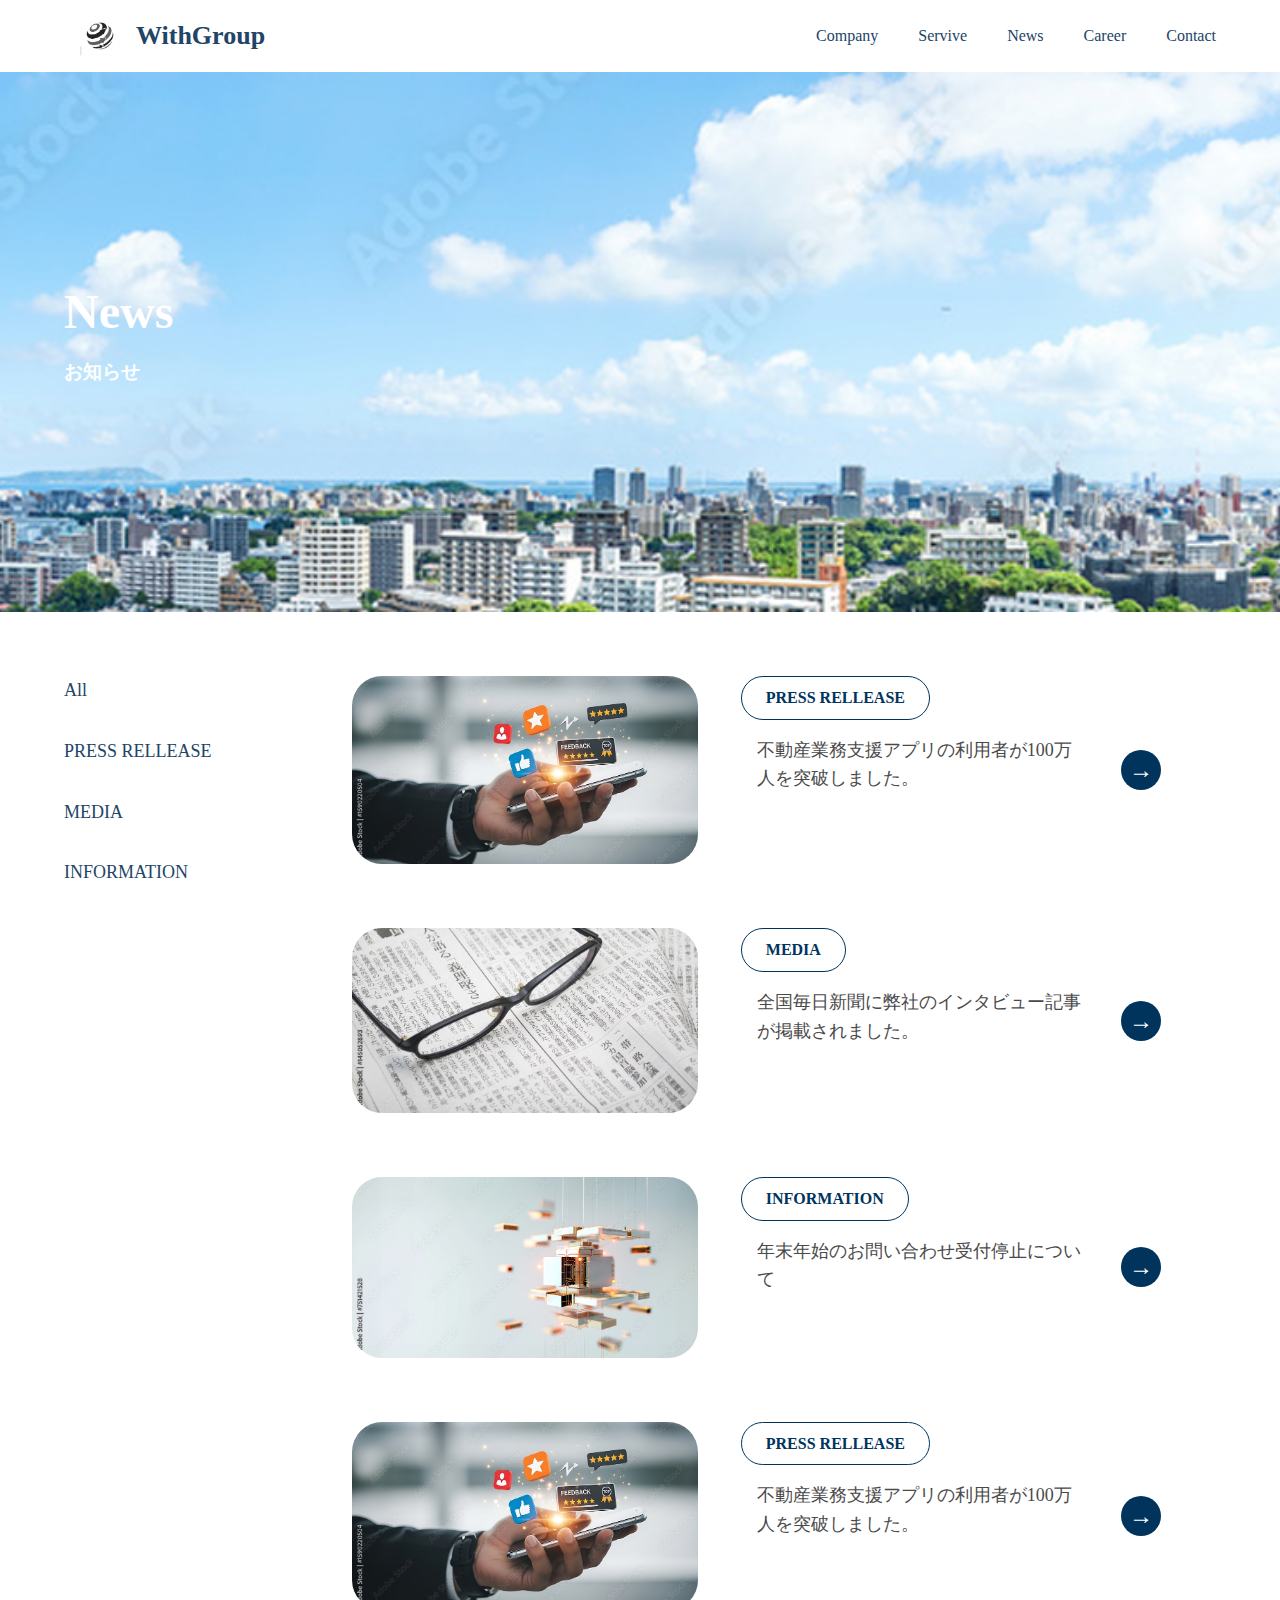
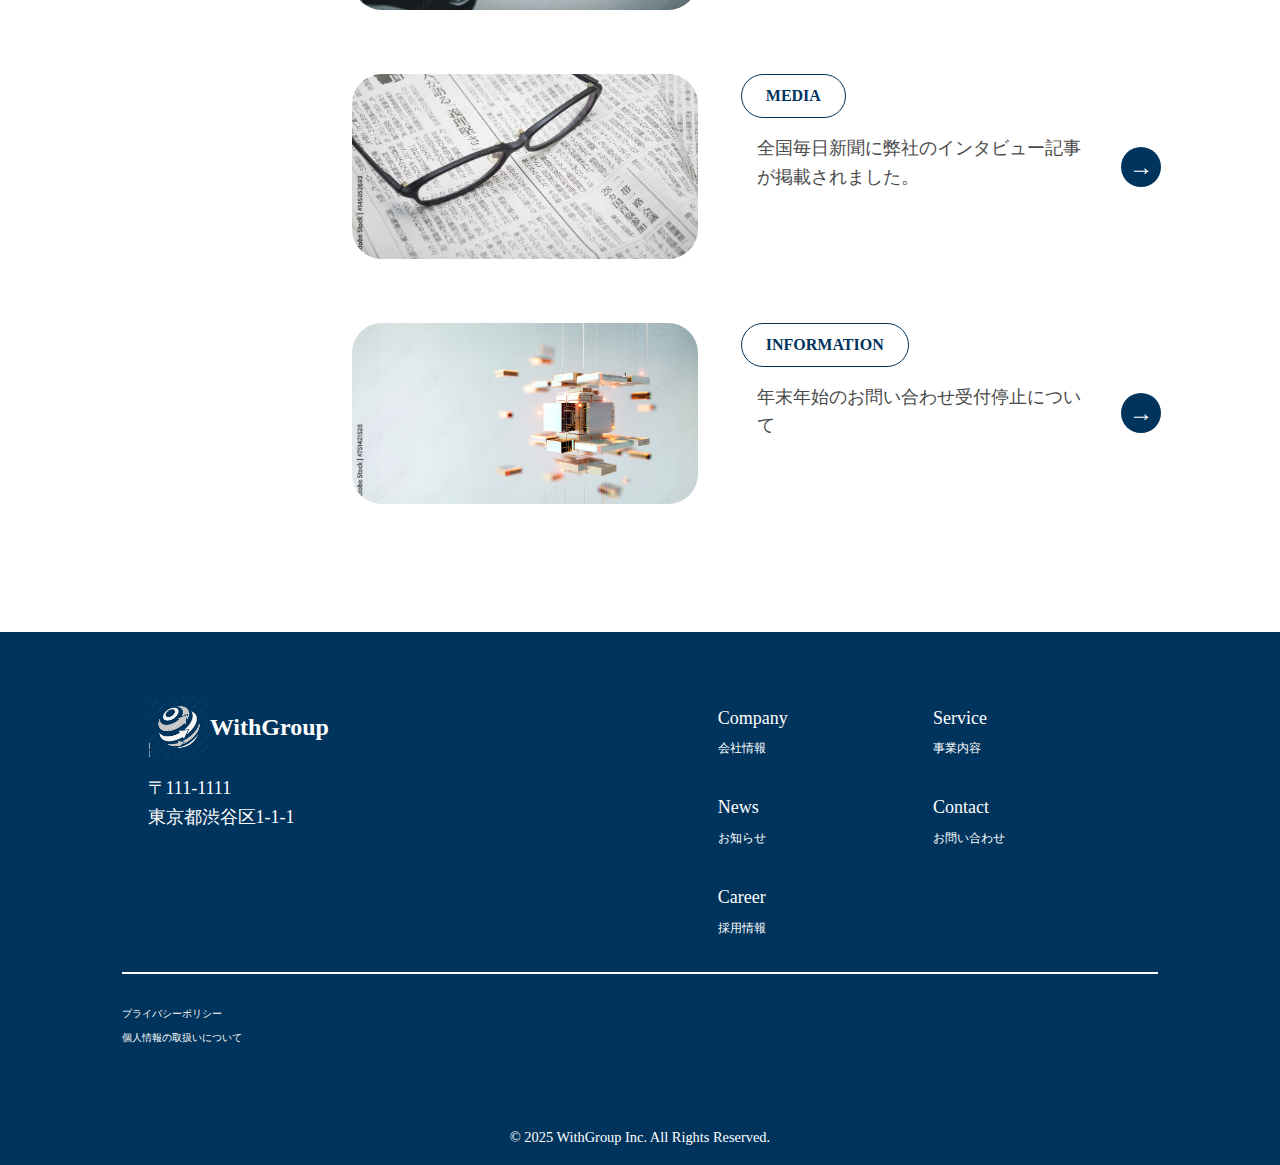
<file: news.html>
<!DOCTYPE html>
<html lang="ja">

<head>
    <meta charset="utf-8" />
    <title>WithGroup Service</title>
    <meta name="description" content="テキストテキストテキストテキストテキストテキストテキストテキスト" />
    <meta name="viewport" content="width=device-width, initial-scale=1" />
    <link rel="icon" href="./img/hp-2logo.png" />
    <link rel="stylesheet" href="./css/reset.css" />
    <link rel="stylesheet" href="./css/style.css" />
    <link rel="stylesheet" href="https://cdnjs.cloudflare.com/ajax/libs/font-awesome/6.5.1/css/all.min.css"
        integrity="sha512-DTOQO9RWCH3ppGqcWaEA1BIZOC6xxalwEsw9c2QQeAIftl+Vegovlnee1c9QX4TctnWMn13TZye+giMm8e2LwA=="
        crossorigin="anonymous" referrerpolicy="no-referrer" />
</head>

<body>
    <header>
        <div class="container">
            <div class="container-header">
                <img src="./img/hp-2logo.png" />
                <a href="./index.html" class="header-companyname">WithGroup</a>
            </div>
            <nav class="pconly">
                <ul class="pconly_list">
                    <li><a href="./company.html">Company</a></li>
                    <li><a href="./service.html">Servive</a></li>
                    <li><a href="./news.html">News</a></li>
                    <li><a href="./career.html">Career</a></li>
                    <li><a href="./contact.html">Contact</a></li>
                </ul>
            </nav>

            <nav class="header-wrap">
                <ul class="header-wrap__nav__list">
                    <li class="header-wrap__nav__list__item"><a href="./company.html"></a></li>
                    <li class="header-wrap__nav__list__item"><a href="./service.html"></a></li>
                    <li class="header-wrap__nav__list__item"><a href="./news.html"></a></li>
                    <li class="header-wrap__nav__list__item"><a href="./career.html"></a></li>
                    <li class="header-wrap__nav__list__item"><a href="./contact.html"></a></li>
                </ul>
            </nav>
            <div class="h-open sp-only">
                <span></span>
                <span></span>
                <span></span>
            </div>
            <nav id="h-nav" class="sp-only">
                <div id="h-nav__list">
                    <ul>
                        <li><a href="./company.html">Company　会社概要</a></li>
                        <li><a href="./service.html">Servive　事業内容</a></li>
                        <li><a href="./news.html">News　お知らせ</a></li>
                        <li><a href="./career.html">Career　採用情報</a></li>
                        <li><a href="./contact.html">Contact　お問い合わせ</a></li>
                    </ul>
                </div>
            </nav>
    </header>
    <main>
        <section id="news_midashi" class="sub_midashi">
            <div class="container">
                <h2 class="heading">News<br><span>お知らせ
                    </span>
                </h2>
            </div>
        </section>
        <div class="news_container">
            <section id="news_category">
                <ul>
                    <li><a>All</a></li>
                    <li><a>PRESS RELLEASE</a></li>
                    <li><a>MEDIA</a></li>
                    <li><a>INFORMATION</a></li>
                </ul>
            </section>
            <section id="news_contents">
                <div class="news_contents_item">
                    <img src="./img/top_pressrellease.jpeg">
                    <div class="news_contents_textblock">
                        <div class="news_contents_textblock_item">
                            <h6>PRESS RELLEASE</h6>
                            <p>不動産業務支援アプリの利用者が100万人を突破しました。</p>
                        </div>
                        <div class="news_contents_textblock_item_button">
                            <a href="#" class="arrow_button_news">→</a>
                        </div>
                    </div>
                </div>
                <div class="news_contents_item">
                    <img src="./img/news_media.jpeg">
                    <div class="news_contents_textblock">
                        <div class="news_contents_textblock_item">
                            <h6>MEDIA</h6>
                            <p>全国毎日新聞に弊社のインタビュー記事が掲載されました。</p>
                        </div>
                        <div class="news_contents_textblock_item_button">
                            <a href="#" class="arrow_button_news">→</a>
                        </div>
                    </div>
                </div>
                <div class="news_contents_item">
                    <img src="./img/news_information.jpeg">
                    <div class="news_contents_textblock">
                        <div class="news_contents_textblock_item">
                            <h6>INFORMATION</h6>
                            <p>年末年始のお問い合わせ受付停止について</p>
                        </div>
                        <div class="news_contents_textblock_item_button">
                            <a href="#" class="arrow_button_news">→</a>
                        </div>
                    </div>
                </div>
                <div class="news_contents_item">
                    <img src="./img/top_pressrellease.jpeg">
                    <div class="news_contents_textblock">
                        <div class="news_contents_textblock_item">
                            <h6>PRESS RELLEASE</h6>
                            <p>不動産業務支援アプリの利用者が100万人を突破しました。</p>
                        </div>
                        <div class="news_contents_textblock_item_button">
                            <a href="#" class="arrow_button_news">→</a>
                        </div>
                    </div>
                </div>
                <div class="news_contents_item">
                    <img src="./img/news_media.jpeg">
                    <div class="news_contents_textblock">
                        <div class="news_contents_textblock_item">
                            <h6>MEDIA</h6>
                            <p>全国毎日新聞に弊社のインタビュー記事が掲載されました。</p>
                        </div>
                        <div class="news_contents_textblock_item_button">
                            <a href="#" class="arrow_button_news">→</a>
                        </div>
                    </div>
                </div>
                <div class="news_contents_item">
                    <img src="./img/news_information.jpeg">
                    <div class="news_contents_textblock">
                        <div class="news_contents_textblock_item">
                            <h6>INFORMATION</h6>
                            <p>年末年始のお問い合わせ受付停止について</p>
                        </div>
                        <div class="news_contents_textblock_item_button">
                            <a href="#" class="arrow_button_news">→</a>
                        </div>
                    </div>
                </div>
            </section>
        </div>
    </main>
    <section id="information">
        <div class="container">
            <div class="information-midashi">
                <div class="information-midashi-sub">
                    <div class="information-midashi-sub-sub">
                        <img src="./img/hp-2logo-information.png">
                        <h5>WithGroup</h5>
                    </div>
                    <p>〒111-1111
                        <br>東京都渋谷区1-1-1
                    </p>
                </div>
                <ul>
                    <li><a href="./company.html">Company<br><span>会社情報</span></a></li>
                    <li><a href="./service.html">Service<br><span>事業内容</span></a></li>
                    <li><a href="./news.html">News<br><span>お知らせ</span></a></li>
                    <li><a href="./contact.html">Contact<br><span>お問い合わせ</span></a></li>
                    <li><a href="./career.html">Career<br><span>採用情報</span></a></li>
                </ul>
            </div>
            <p class="attention"><a href="#">プライバシーポリシー</a></p>
            <p class="attention"><a href="#">個人情報の取扱いについて</a></p>
        </div>
    </section>
    </main>
    <footer>
        <p>&copy; 2025 WithGroup Inc. All Rights Reserved.</p>
    </footer>
    <script src="https://ajax.googleapis.com/ajax/libs/jquery/3.7.0/jquery.min.js"></script>
    <script type="text/javascript" src="./js/header.js"></script>
</body>

</html>
</file>
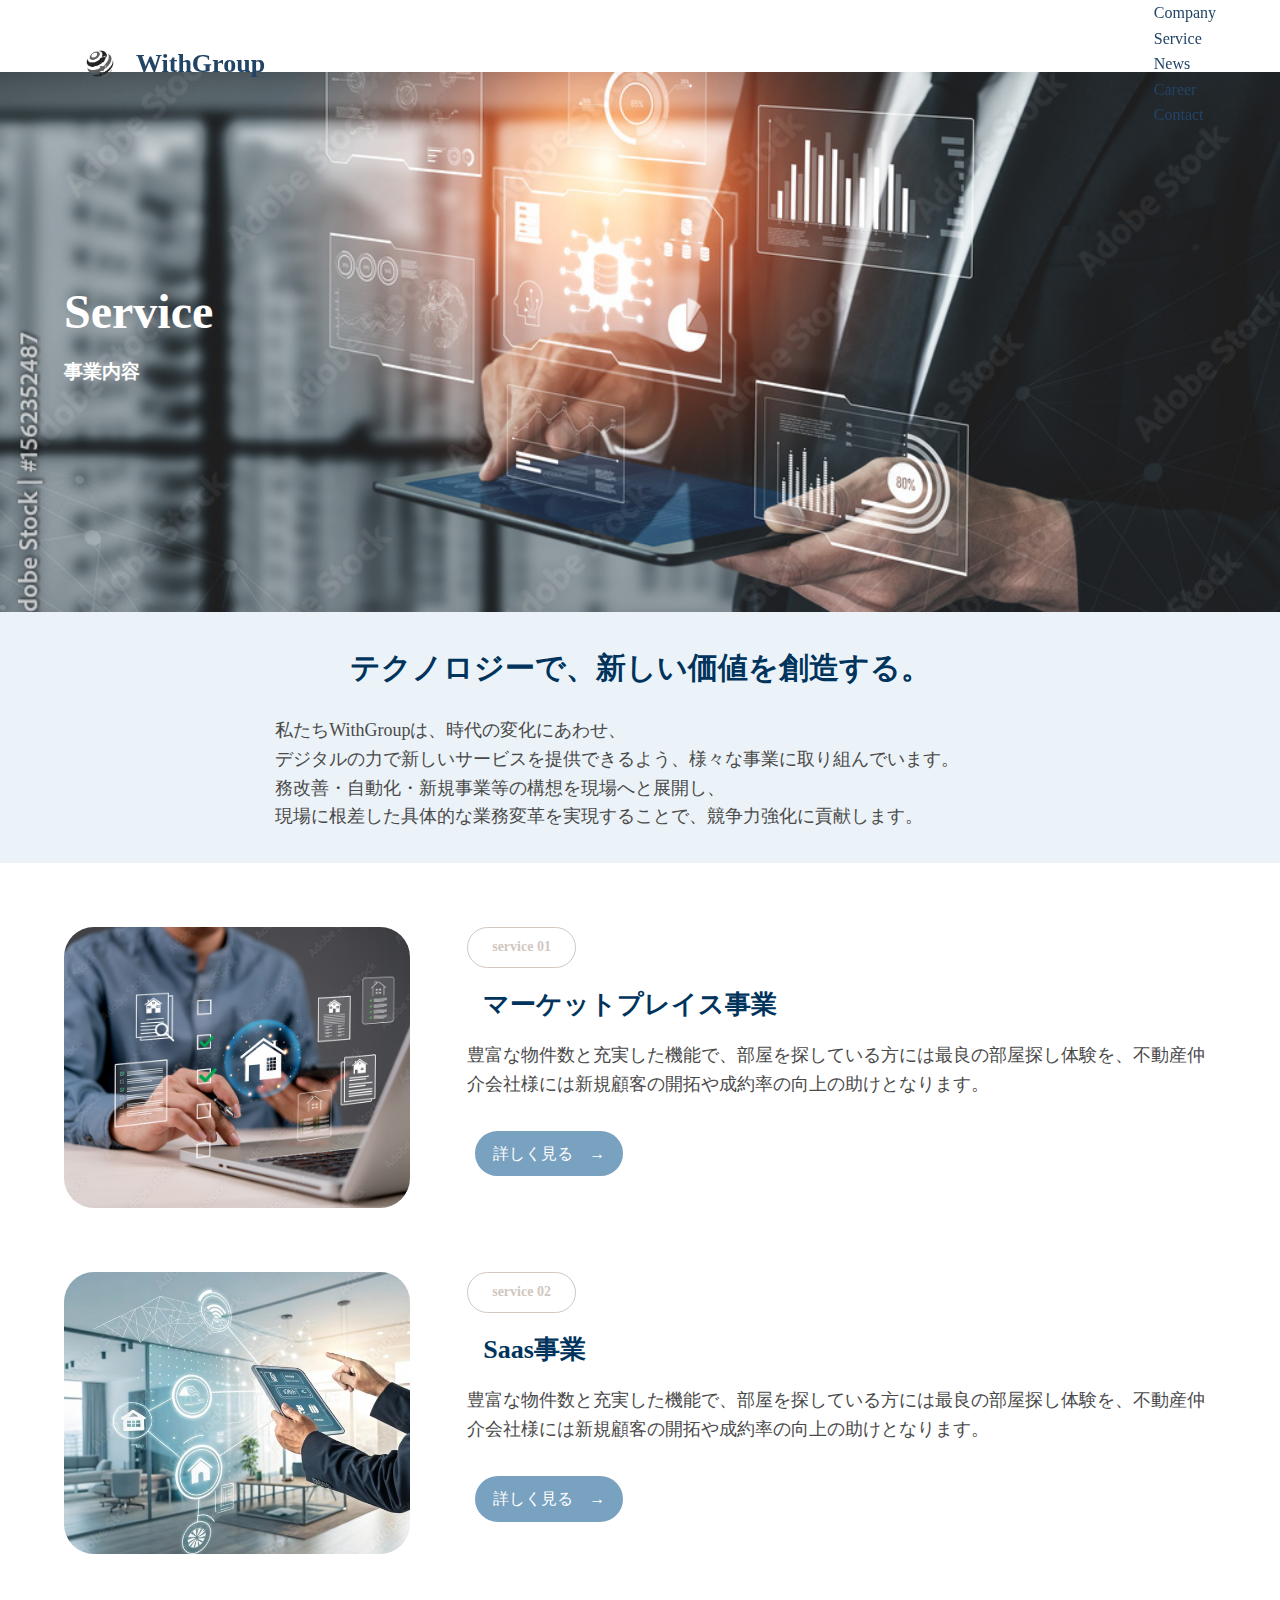
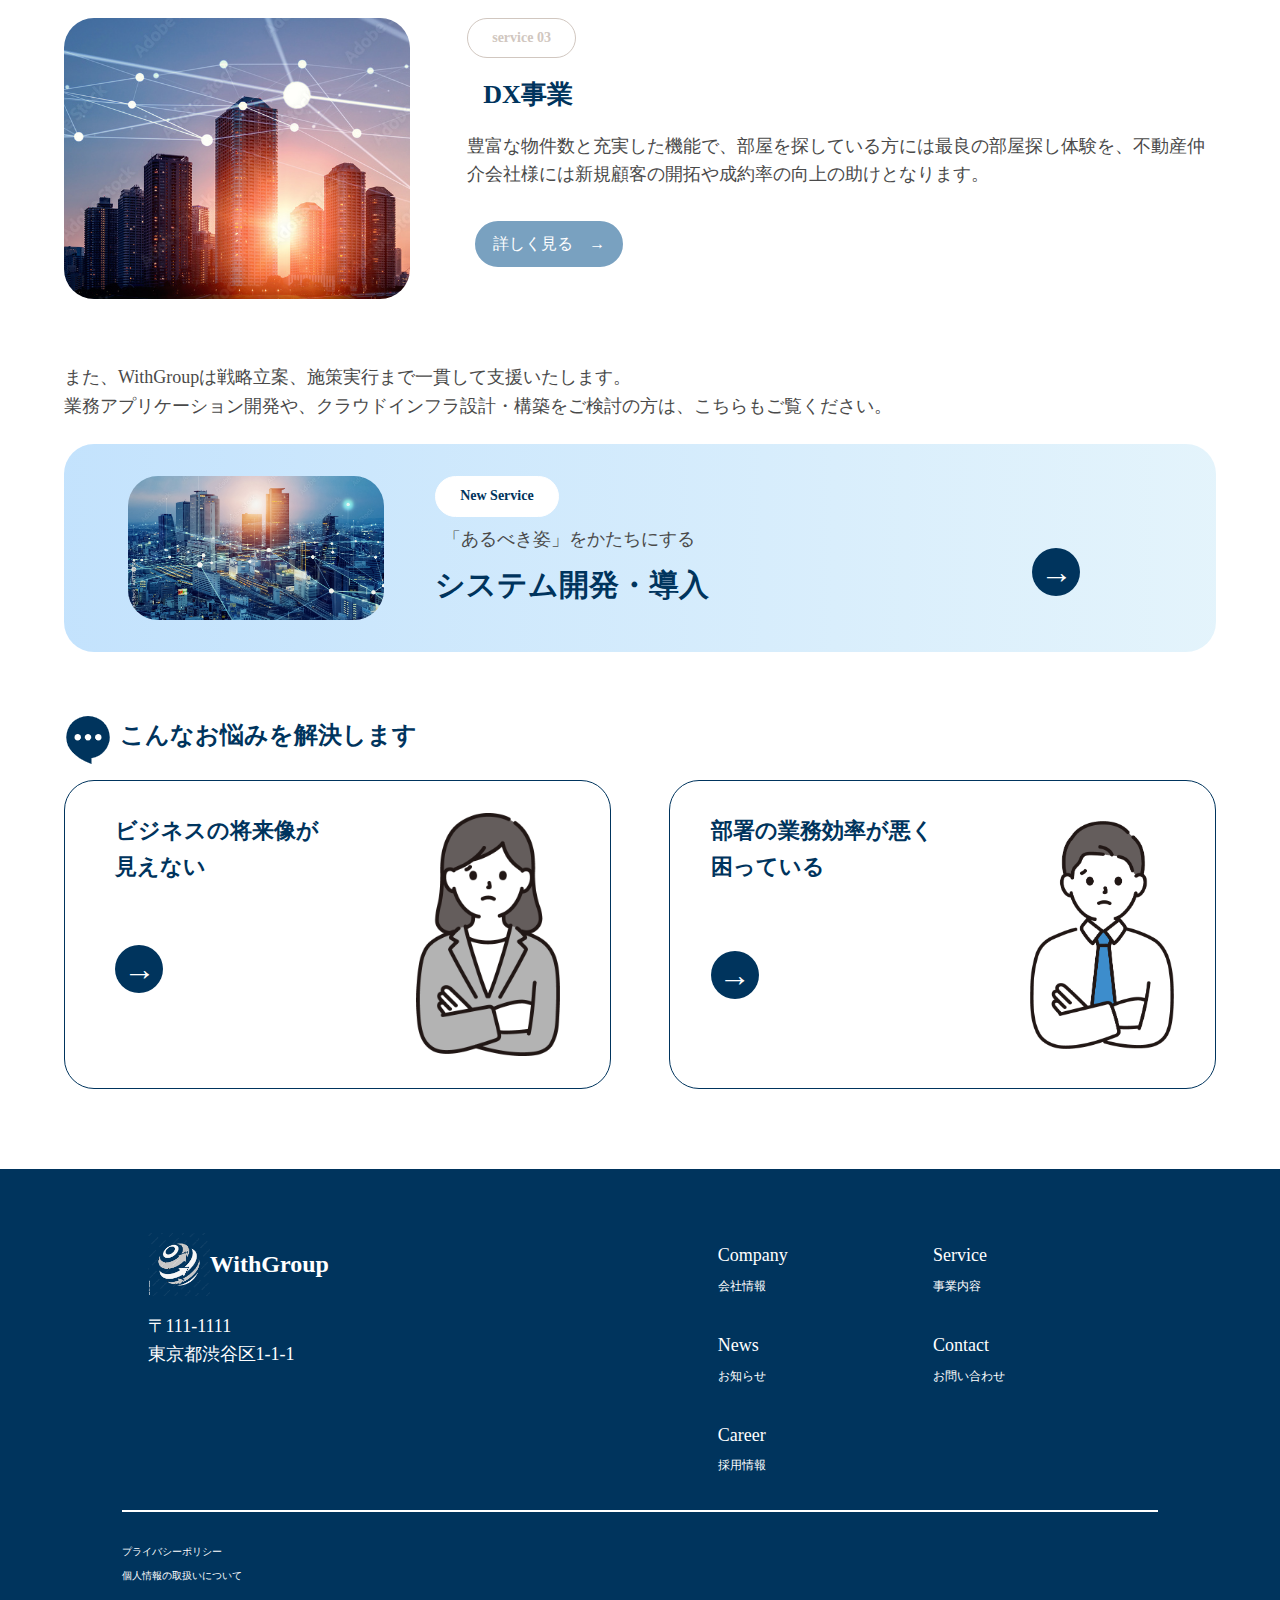
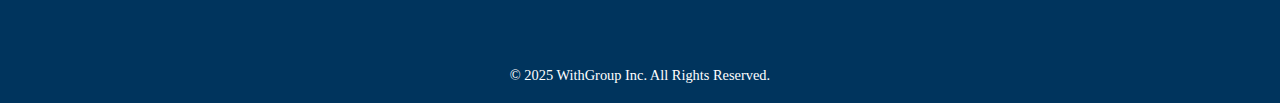
<file: service.html>
<!DOCTYPE html>
<html lang="ja">

<head>
    <meta charset="utf-8" />
    <title>WithGroup Service</title>
    <meta name="description" content="テキストテキストテキストテキストテキストテキストテキストテキスト" />
    <meta name="viewport" content="width=device-width, initial-scale=1" />
    <link rel="icon" href="./img/hp-2logo.png" />
    <link rel="stylesheet" href="./css/reset.css" />
    <link rel="stylesheet" href="./css/style.css" />
    <link rel="stylesheet" href="https://cdnjs.cloudflare.com/ajax/libs/font-awesome/6.5.1/css/all.min.css"
        integrity="sha512-DTOQO9RWCH3ppGqcWaEA1BIZOC6xxalwEsw9c2QQeAIftl+Vegovlnee1c9QX4TctnWMn13TZye+giMm8e2LwA=="
        crossorigin="anonymous" referrerpolicy="no-referrer" />
</head>

<body>
    <header>
        <div class="container">
            <div class="container-header">
                <img src="./img/hp-2logo.png" />
                <a href="./index.html" class="header-companyname">WithGroup</a>
            </div>
            <nav>
                <ul>
                    <li><a href="./company.html">Company</a></li>
                    <li><a href="./service.html">Service</a></li>
                    <li><a href="./news.html">News</a></li>
                    <li><a href="./career.html">Career</a></li>
                    <li><a href="./contact.html">Contact</a></li>
                </ul>
            </nav>
        </div>
    </header>
    <main>
        <section id="servive_midashi" class="sub_midashi">
            <div class="container">
                <h2 class="heading">Service<br><span>事業内容</span></h2>
            </div>
        </section>
        <section id="service_message">
            <div class="container">
                <h2 class="service_heading">テクノロジーで、新しい価値を創造する。</h2>
                <p>私たちWithGroupは、時代の変化にあわせ、<br>
                    デジタルの力で新しいサービスを提供できるよう、様々な事業に取り組んでいます。<br>
                    務改善・自動化・新規事業等の構想を現場へと展開し、<br>
                    現場に根差した具体的な業務変革を実現することで、競争力強化に貢献します。</p>
            </div>
        </section>
        <section id="service_overview">
            <div class="container">
                <div class="service_overview_contents">
                    <img src="./img/top_service_1.jpeg">
                    <div class="service_overview_contents_textblock">
                        <h6>service 01</h6>
                        <h3 class="service_heading_sub">マーケットプレイス事業</h3>
                        <p>豊富な物件数と充実した機能で、部屋を探している方には最良の部屋探し体験を、不動産仲介会社様には新規顧客の開拓や成約率の向上の助けとなります。</p>
                        <a href="#" class="button_aqua">詳しく見る　→</a>
                    </div>
                </div>
                <div class="service_overview_contents">
                    <img src="./img/top_service_2.jpeg">
                    <div class="service_overview_contents_textblock">
                        <h6>service 02</h6>
                        <h3 class="service_heading_sub">Saas事業</h3>
                        <p>豊富な物件数と充実した機能で、部屋を探している方には最良の部屋探し体験を、不動産仲介会社様には新規顧客の開拓や成約率の向上の助けとなります。</p>
                        <a href="#" class="button_aqua">詳しく見る　→</a>
                    </div>
                </div>
                <div class="service_overview_contents">
                    <img src="./img/top_service_3.jpeg">
                    <div class="service_overview_contents_textblock">
                        <h6>service 03</h6>
                        <h3 class="service_heading_sub">DX事業</h3>
                        <p>豊富な物件数と充実した機能で、部屋を探している方には最良の部屋探し体験を、不動産仲介会社様には新規顧客の開拓や成約率の向上の助けとなります。</p>
                        <a href="#" class="button_aqua">詳しく見る　→</a>
                    </div>
                </div>
            </div>
        </section>
        <section id="service_newbiz">
            <div class="container">
                <p>また、WithGroupは戦略立案、施策実行まで一貫して支援いたします。<br>
                    業務アプリケーション開発や、クラウドインフラ設計・構築をご検討の方は、こちらもご覧ください。</p>
                <div class="service_newbiz_contents">
                    <img src="./img/service_system.jpeg">
                    <div class="service_newbiz_contents_textblock">
                        <div class="service_newbiz_contents_textblock_item">
                            <h6>New Service</h6>
                            <p>「あるべき姿」をかたちにする</p>
                            <h3 class="service_heading_newbiz">システム開発・導入</h3>
                        </div>
                        <a href="#" class="arrow_button">→</a>
                    </div>
                </div>
                <div class="service_newbiz_nayami">
                    <img src="img/service_comment.png">
                    <h5>こんなお悩みを解決します</h5>
                </div>
                <div class="service_newbiz_nayami_contents">
                    <div class="service_newbiz_nayami_example">
                        <div class="service_newbiz_nayami_example_box">
                            <h6>ビジネスの将来像が<br>
                                見えない</h6>
                            <a href="#" class="arrow_button_nayami">→</a>
                        </div>
                        <img src="./img/service_nayami_2.png">
                    </div>
                    <div class="service_newbiz_nayami_example">
                        <div class="service_newbiz_nayami_example_box">
                            <h6>部署の業務効率が悪く<br>
                                困っている</h6>
                            <a href="#" class="arrow_button_nayami">→</a>
                        </div>
                        <img src="./img/service_nayami_1.png">
                    </div>
                </div>
            </div>
        </section>
    </main>
    <section id="information">
        <div class="container">
            <div class="information-midashi">
                <div class="information-midashi-sub">
                    <div class="information-midashi-sub-sub">
                        <img src="./img/hp-2logo-information.png">
                        <h5>WithGroup</h5>
                    </div>
                    <p>〒111-1111
                        <br>東京都渋谷区1-1-1
                    </p>
                </div>
                <ul>
                    <li><a href="">Company<br><span>会社情報</span></a></li>
                    <li><a href="">Service<br><span>事業内容</span></a></li>
                    <li><a href="">News<br><span>お知らせ</span></a></li>
                    <li><a href="">Contact<br><span>お問い合わせ</span></a></li>
                    <li><a href="">Career<br><span>採用情報</span></a></li>
                </ul>
            </div>
            <p class="attention"><a href="#">プライバシーポリシー</a></p>
            <p class="attention"><a href="#">個人情報の取扱いについて</a></p>
        </div>
    </section>
    </main>
    <footer>
        <p>&copy; 2025 WithGroup Inc. All Rights Reserved.</p>
    </footer>
</body>

</html>
</file>
<file: css/style.css>
body {
  font-family: Noto San JP, system-ui, -apple-system, BlinkMacSystemFont, 'Segoe UI', Roboto, Oxygen, Ubuntu, Cantarell, 'Open Sans', 'Helvetica Neue', sans-serif sans-serif;
  line-height: 1.6;
  /* margin:; */
  box-sizing: border-box;
  background-color: #fff;
  color: #4A4A4A;
  font-size: 18px;
}

@media screen and (max-width: 1024px){
  body {
  font-size: 16px;
}
}

@media screen and (max-width: 480px) {
    body {
  font-size: 12px;
}
}

.container {
  width:90%;
  margin: auto;
  text-align: left;
}

.featured {
  margin: 5rem;
}

a {
  cursor: pointer;
  text-decoration: none;
  color: #224466;
}

nav{
transition: all .5s ease-in-out;
}

img {
  object-fit: cover;
}

.heading_navy, .heading_aqua  {
  font-size: 30px;
}

@media screen and (max-width: 1024px) {
  .heading_navy, .heading_aqua  {
  font-size: 26px;
}
}

@media screen and (max-width: 768px){
  .heading_navy, .heading_aqua  {
  font-size: 22px;
}
}

@media screen and (max-width: 480px){
  .heading_navy, .heading_aqua  {
  font-size: 20px;
}  
}

.heading_aqua, .subheading_aqua{
  color: #79A1C0;
}

/* ヘッダー */
header {
  background-color: #fff;
  position: fixed;
  /* top:;
  left:; */
  width:100%;
  height:72px;
  font-size: 16px;
  z-index: 1000;
}

@media screen and (max-width: 480px){
  header {
  height:60px;
}
}

header .container {
  width: 90%;
  margin: 0 auto;
  display: flex;
  justify-content: space-between;
  align-items: center;
}

.container-header{
  display: flex;
  /* justify-content: space-between; */
  align-items: center;
}

@media screen and (max-width: 480px){
 .container-header{
  /* display: flex; */
  justify-content: center;
}
}

header img {
  margin: 1rem;
  width: 40px;
}

@media screen and (max-width: 480px){
 header img {
  margin: 1rem 0;
  width: 30px;
} 
}

.header-companyname{
  font-size: 26px;
  font-weight: bold;
}

@media screen and (max-width: 480px){
 .header-companyname{
  font-size: 20px;
} 
}

@media screen and (max-width: 768px){
.pconly {
  display: none;
} 
}

.pconly_list {
  /* width:auto; */
  list-style: none;
  display: flex;
  margin: 0;
  padding: 0;
  /* justify-content: space-between; */
}

.pconly_list li {
  margin-left: 2.5rem;
}

.pconly_list a {
  color: #224466;
}

/* ヘッダー　 表示切り替え*/
.pctab-only {
    display: block; 
}

.sp-only, header-wrap{
  display: none;
}

@media screen and (max-width: 768px){
.sp-only, header-wrap{
  display: block;
}
}

@media screen and (max-width: 768px){
.pctab-only{
  display: none;
}
}

.header-wrap{
    display: none;
}

.header-wrap__nav {
  display: none;
}

.header-wrap__nav__list {
  display: none;
}

@media screen and (max-width: 768px){
.header-wrap{
  display: block;
}

.header-wrap__nav {
  display: block;
  margin-right: 130px;
}

.header-wrap__nav__list {
  display: flex;
  justify-content: space-evenly;
  align-items: center;
}
}


/* ヘッダー　ハンバーガーメニュー */
.h-open {
  position: absolute;
  z-index: 9999;
  top: 0;
  right: 0;
  cursor: pointer;
  aspect-ratio:1/1;
    width: 3.75rem;
    height: 3.75rem;
  /* height:6rem; */
  background-color: #224466;
  text-align: center;
}

@media screen and (max-width: 768px){
  .h-open{
  width:72px;
  height:72px;
  }
}

@media screen and (max-width: 480px){
  .h-open {
  width:60px;
  height:60px;
}
}

.h-open span {
  display: inline-block;
  transition: all 0.4s;
  position: absolute;
  left: 26%;
  height: 0.2rem;
  border-radius: 2px;
  background-color: #fff;
  width: 50%;
}

@media screen and (max-width: 768px) {
  .h-open span {
    left:25%;
  }
}

.h-open span:nth-of-type(1) {
  top: 28%;
}

.h-open span:nth-of-type(2) {
  top: 50%;
}

.h-open span:nth-of-type(3) {
  top: 72%;
}

.h-open.active span:nth-of-type(1) {
  left: 24px; 
  top: 25px;
  left: 15px;
  transform: translateY(6px) rotate(-45deg);
  width: 50%;
}

@media screen and (max-width: 768px){
.h-open.active span:nth-of-type(1) {
  top: 30px;
  left: 20px;
}  
}

@media screen and (max-width: 480px){
.h-open.active span:nth-of-type(1) {
  top: 24px;
  left: 16px;
}    
}

.h-open.active span:nth-of-type(2) {
  opacity: 0;
}

.h-open.active span:nth-of-type(3) {
  top: 38px;
  left: 15px;
  transform: translateY(-6px) rotate(45deg);
  width: 50%;
}

@media screen and (max-width: 768px){
 .h-open.active span:nth-of-type(3) {
  top: 42px;
  left: 20px;
  transform: translateY(-6px) rotate(45deg);
  width: 50%;
} 
}

@media screen and (max-width: 480px){
 .h-open.active span:nth-of-type(3) {
  top: 36px;
  left: 16px;
  transform: translateY(-6px) rotate(45deg);
  width: 50%;
}   
}

@media screen and (max-width: 768px){
#h-nav {
  position: fixed;
  z-index: 999;
  top: 0;
  left: 100%;
    /* right: -120%; */
  width:50%;
  height: 100vh;
  background-color: #fff;
  box-shadow: 0px 10px 10px rgb(0 0 0 / 20%);
}

.nav {
  position: fixed;
  top: 0;
  left: 0;
  width: 300px;
  height: 100vh;
  background-color: #fff;
  box-shadow: 2px 0 4px rgba(0,0,0,.1);
  transform: translateX(-100%);
  transition: transform .4s;
  z-index: 90;
}

#h-nav.panelactive {
  left: 50%; 
}

#h-nav ul {
  width:70%;
  display: block;
  position: absolute;
  z-index: 999;
  top: 50%;
  left: 50%;
  transform: translateY(-50%) translateX(-50%);
}


#h-nav li {
  position: relative;
  border-bottom: solid 1.5px #224466;
  margin: 10% 0;
}
}


@media screen and (max-width: 480px){
#h-nav.panelactive {
    left: 40%; 
}
}

@media screen and (max-width: 480px){
#h-nav {
  width:60%;
}  
}


@media screen and (max-width: 768px) {
#h-nav li {
  margin: 20% 0;
}

/* #h-nav li::after {
  position: absolute;
  content: "";
  left: -15px;
  bottom: 0;
  height: 100%;
  width: 3.75px;
  background-color: #224466
} */

#h-nav li a {
  color: #333;
  display: block;
  font-size: 1rem;
  font-weight: 400;
  text-decoration: none;
}

#h-nav.panelactive {
  right: 0;
}
}

@media screen and (max-width: 480px){
#h-nav li {
  margin: 30% 0;
}  
}

@media screen and (max-width: 480px){
#h-nav li a {
  font-size: 0.75rem;
}  
}




/* fv*/
#fv {
  width:100%;
  height:100vh;
  background-image: url(../img/top_midashi.jpeg);
  background-repeat: no-repeat;
  background-size: cover;
  color: #ffffff;
  background-position: center center;
}

#fv h1 {
  padding: 20% 2.5% 0% 0%;
  font-size: 34px;
  color: #ffffff;
  font-weight: lighter;
  text-align: left;
  font-weight: bold;
}

@media screen and (max-width: 1024px) {
  #fv h1 {
  padding: 20% 2.5% 0% 0%;
  font-size: 30px;
}
}

@media screen and (max-width: 768px) {
  #fv h1 {
  padding:25% 2.5% 0% 0%;
  font-size: 24px;
}
}

@media screen and (max-width: 480px){
    #fv h1 {
  padding:50% 2.5% 0% 0%;
  font-size: 22px;
}
}

#fv span{
  font-size: 50px;
  font-weight: bolder;
}

@media screen and (max-width: 768px){
  #fv span{
  font-size: 36px;
}
}

@media screen and (max-width: 480px){
   #fv span{
  font-size: 34px;
} 
}

/* .top_sponly{
  display: block;
}

@media screen and (max-width: 480px){
.top_sponly{
  display: none;
}  
} */

#fv p{
  width:40%;
  padding: 2.5% 2.5% 10% 0;
  text-align: left;
}

@media screen and (max-width: 480px){
#fv p{
  width:85%;
}  
}


/* what we do*/
#activity {
  margin: 6rem auto;
}

@media screen and (max-width: 480px){
#activity {
  margin: 2rem auto;
}
}

#activity .container {
  display: flex;
  justify-content: center;
  gap:5%;
  box-sizing: border-box;
  padding: 2rem 5rem;
  border-radius:2rem;
  background-image: url(../img/top_whatwedo.jpeg);
  background-repeat: no-repeat;
  background-size: cover;
  align-items: center;
}

@media screen and (max-width: 768px) {
  #activity .container {
  display: block;
  gap:5%;
  padding: 1.5rem 2.5rem;
}
}

@media screen and (max-width: 480px) {
  #activity .container {
  padding: 1rem 2.5rem;
}
}

.activity_midashi{
  width:30%;
}

@media screen and (max-width: 768px){
  .activity_midashi{
  width:100%;
}
}

.activity_midashi h2{
  font-size: 30px;
}

@media screen and (max-width: 768px){
  .activity_midashi h2{
  font-size: 26px;
}
}

@media screen and (max-width: 480px){
   .activity_midashi h2{
  font-size: 20px;
} 
}

.activity_midashi span{
  font-size: 16px;
}

@media screen and (max-width: 768px){
  .activity_midashi span{
  font-size: 16px;
}
}

@media screen and (max-width: 480px){
  #activity a{
    margin:1.5rem 0;
  } 
}

.activity_comment{
  width: 65%;
}

@media screen and (max-width: 768px){
 .activity_comment{
  width: 100%;
} 
}

.button_navy {
  display: inline-block;
  color: #fff;
  background-color: #00345D;
  border: 2px solid #00345D;
  margin: 2rem.5rem;
  padding:.5rem 1rem;
  font-size:16px;
  border-radius: 50px;
  transition: 0.5s ; 
}

@media screen and (max-width: 768px){
.button_navy {
  font-size:12px;
}
}

.button_navy:hover{
	opacity:0.5;
    transition: 0.5s; 
	/* transition:0.7s, transform 0.3s ease;; */
}


/* top Service */
#top_service {
 padding: 4rem 0;
 background-color: rgba(218, 231, 242,.8);
 box-sizing: border-box;
}

@media screen and (max-width: 480px){
 #top_service {
 padding: 2rem 0;
} 
}

#top_service .container{
  display: flex;
  justify-content: center;
  gap:5%;
}

@media screen and (max-width: 768px){
  #top_service .container{
  display: block;
  gap:0;
}
}

.top_service_midashi{
  width: 25%;
}

@media screen and (max-width: 768px){
  .top_service_midashi{
  width: 100%;
}
}

.top_service_contents{
  width: 70%;
}

@media screen and (max-width: 768px){
 .top_service_contents{
  width: 100%;
} 
}

.top_service_contents_item{
  margin-bottom: 2rem;
  display: flex;
  justify-content:center ;
  gap:2.5%;
}

@media screen and (max-width: 768px){
  .top_service_contents_item{
  gap:5%;
}
}

@media screen and (max-width: 480px){
 .top_service_contents_item{
  width:100%;
  display: block;
  gap:0;
} 
}

.top_service_contents_item:last-of-type{
  margin-bottom: 0;
}

.top_service_contents_item img{
  width:30%;
  border-radius:30px ;
}

@media screen and (max-width: 480px){
 .top_service_contents_item img{
  width:100%;
  display: block;
  margin: 0 auto;
  aspect-ratio: 3/2;
} 
}

.top_service_contents_item_description{
  width:67.5%;
}

@media screen and (max-width: 768px){
  .top_service_contents_item_description{
  width:65%;
}
}

@media screen and (max-width: 480px){
    .top_service_contents_item_description{
  width:100%;
}
}

.top_service_contents_item_description h3{
  margin-bottom:.5rem;
  font-size: 26px;
}

@media screen and (max-width: 1024px){
 .top_service_contents_item_description h3{
  font-size: 22px;
} 
}

@media screen and (max-width: 768px){
 .top_service_contents_item_description h3{
  font-size: 20px;
} 
}

@media screen and (max-width: 480px){
 .top_service_contents_item_description h3{
  width:100%;
  margin: 0.5rem auto;
  display: block;
  font-size: 16px;
  text-align: center;
} 
}

@media screen and (max-width: 768px){
     .top_service_contents_item_description p{
  font-size: 14px;
} 
}

@media screen and (max-width: 480px){
  .top_service_contents_item_description p{
  width:100%;
  font-size: 12px;
}  
}


/* top News */
#top_news {
 margin-top:6rem;
}

@media screen and (max-width: 480px){
#top_news {
 margin-top:2rem;
}  
}

#top_news .container {
 display: flex;
 justify-content: center;
 gap:5%;
}

@media screen and (max-width: 768px){
  #top_news .container {
 display: block;
}
}

.top_news_midashi{
  width: 25%;
}

@media screen and (max-width: 768px){
  .top_news_midashi{
  width: 80%;
}
}

.top_news_contents{
  width: 70%;
}

@media screen and (max-width: 768px){
  .top_news_contents{
  width: 100%;
  display: block;
  margin: 0 auto;
}
}

.button_aqua{
  display: inline-block;
  color: #fff;
  background-color: #79A1C0;
  border: 2px solid #79A1C0;
  margin: 2rem.5rem;
  padding:.5rem 1rem;
  font-size:16px;
  border-radius: 50px;
  transition: 0.5s ; 
}

@media screen and (max-width: 768px){
.button_aqua {
  font-size:12px;
}
}

.button_aqua:hover{
	opacity:0.5;
	transition:0.5s;
}

.top_news_contents_item{
  margin-bottom: 2.5rem;
  display: flex;
  justify-content: center;
  gap:2.5%;
}

@media screen and (max-width: 480px){
 .top_news_contents_item{
  display: block;
  gap:0;
} 
}

.top_news_contents_item img{
width:30%;
border-radius:2rem;
}

@media screen and (max-width: 480px){
 .top_news_contents_item img{
width:100%;
display: block;
margin: 0 auto;
aspect-ratio: 3/2;
} 
}

.top_news_contents_item_descroption{
  width:67.5%;
}

@media screen and (max-width: 480px){
 .top_news_contents_item_descroption{
  width:100%;
  margin: 1rem auto 0;
} 
}

.top_news_contents_item_descroption h6{
  display: inline-block;
  padding:0.25rem 1rem;
  margin-bottom:.5rem;
  border:1.5px solid #00345D ;
  border-radius: 50px;
}

@media screen and (max-width: 768px){
.top_news_contents_item_descroption h6{
font-size: 12px;
}
}

@media screen and (max-width: 480px){
  .top_news_contents_item_descroption h6{
font-size: 10px;
  padding:0.15rem 0.75rem;
}
}

@media screen and (max-width: 768px){
  .top_news_contents_item_descroption p{
  font-size: 14px;
} 
}

@media screen and (max-width: 480px){
  .top_news_contents_item_descroption p{
  font-size: 12px;
}  
}


/* top career */
#top_career {
 padding: 4rem 0;
}

@media screen and (max-width: 480px){
  #top_career {
 padding: 2rem 0;
}
}

#top_career .container {
 padding:4rem 4rem 2rem;
 display: flex;
 justify-content: center;
 gap:5%;
 background-image: url(../img/top_career.png);
 background-repeat: no-repeat;
 background-size: cover;
 border-radius:2rem;
 box-sizing: border-box;
}

@media screen and (max-width: 768px){
  #top_career .container {
 padding:2rem 2rem 1rem;
  display: block;
 gap:0;
}
}

@media screen and (max-width: 480px){
 #top_career .container {
 padding:2rem;
} 
}

.top_career_description{
  width:52.5%;
}

@media screen and (max-width: 768px){
.top_career_description{
  width:100%;
}
}

.top_career_description h4{
 margin:4rem 0 2rem 0;
 font-size: 22px;
}

@media screen and (max-width: 768px){
 .top_career_description h4{
 font-size: 22px;
}
}

@media screen and (max-width: 768px){
.top_career_description h4{
 font-size: 20px;
 }
}

@media screen and (max-width: 480px){
  .top_career_description h4{
  margin:1rem 0 1rem 0;
  font-size: 16px;
 } 
}

.top_career_photo{
  width:42.5%;
  display: grid;
  grid-template-columns: repeat(2, 1fr);
  gap:2rem;
}

@media screen and (max-width: 768px){
  .top_career_photo{
  width:100%;
  display: grid;
}
}

.top_career_photo img{
  width:96%;
}

.top_career_photo_1{
  grid-column: 1 / 2;
  grid-row: 1 /  3;
}

.top_career_photo_2{
  grid-column: 2 /  3;
  grid-row: 2 /  4;
}

.top_career_photo_3{
  grid-column: 1 /  2;
  grid-row: 3 /  5;
}




/* top Contact */
#top_contact {
 margin:4rem;
}

@media screen and (max-width: 480px){
 #top_contact {
 margin:2rem auto;
 padding:0 2rem;
} 
}

#top_contact .container {
 display: flex;
 justify-content: center;
 gap:5%;
}

@media screen and (max-width: 768px){
 #top_contact .container {
 display: block;
 gap:0;
} 
}

.top_contact_midashi{
  width: 25%;
}

@media screen and (max-width: 768px){
  .top_contact_midashi{
  width: 100%;
}
}

#top_contact .container p{
  width: 70%;
}

@media screen and (max-width: 768px){
  #top_contact .container p{
  width: 100%;
}
}



/* top フッター*/
#information {
  color: #fff;
  background-color: #00345D;
  padding: 4rem;
  margin-top: 5%;
}

@media screen and (max-width: 768px){
 #information {
  padding: 2rem 0;
  display: block;
  margin: 0 auto;
  /* margin-top: 2.5%; */
} 
}

#information h5 {
  font-size: 24px;
  vertical-align: middle;
}

@media screen and (max-width: 480px){
#information h5 {
  font-size: 18px;
  vertical-align: middle;
}  
}

.information-midashi{
  padding-bottom: 1.5rem;
  display: flex;
  justify-content: center;
  gap:15%;
  border-bottom: 2px solid #ffffff;
}

@media screen and (max-width: 480px){
  .information-midashi{
  display: block;
  gap:0;
}
}

.information-midashi-sub{
  width:40%
}

@media screen and (max-width: 480px){
  .information-midashi-sub{
  width:100%
}
}

.information-midashi-sub-sub{
  margin-bottom: 1rem;
  display: flex;
  align-items: center
}

.information-midashi-sub-sub img{
  width:15%
}

@media screen and (max-width: 480px){
 .information-midashi-sub-sub img{
  width:12.5%
} 
}

#information ul{
  width: 40%;
  display: grid;
  grid-template-columns: repeat(2, 1fr);
  gap:1rem;
}

@media screen and (max-width: 480px){
  #information ul{
  width: 100%;
  margin-top: 1rem;
}
}

#information p {
  display: block;
  text-align: left;
}

.attention{
  font-size: 10px;
  margin-top:.5rem;
}

.attention:first-of-type{
 margin-top: 2rem;
}

#information li a{
  flex-direction: column;
  margin:.5rem auto;
  text-decoration: none;
  color:#fff;
  display: block;
}

#information li a span{
font-size: 12px;
}

#information p a {
 color: #ffffff;
}



/* フッター */
footer {
  background-color: #00345D;
  color: #fff;
  text-align: center;
  font-size:.8em;
  padding: 1rem;
}


/* サブページ共通の設定 */
.sub_midashi{
  width:100%;
  height:60vh;
  padding-top:72px;
  background-size: cover;
  display: flex; 
  justify-content: center; 
  align-items: center; 
  background-position: center center;
}

.heading{
 padding:auto;
 color:#ffffff;
 font-size: 3rem;
 /* font-size: 60px; */
 line-height: 50px;
}

@media screen and (max-width: 768px){
  .heading{
 font-size: 2.5rem;
}
}

@media screen and (max-width: 480px){
  .heading{
 font-size: 2rem;
}
}

.heading span{
 font-size:1.2rem;
}

@media screen and (max-width: 768px){
  .heading span{
 font-size:1rem;
}
}

@media screen and (max-width: 480px){
    .heading span{
 font-size:0.75rem;
}
}


/* サブページ個別指定 */
/* Company */
#company_midashi{
  background-image: url(../img/company_midashi.jpeg);
}

#greet{
  margin: 4rem;
}

@media screen and (max-width: 480px){
  #greet{
  margin: 2rem 0;
}
}

.company_heading{
  margin: 2rem 0;
  color:#00345D ;
  font-size: 30px;
}

@media screen and (max-width: 768px){
  .company_heading{
  margin: 1rem 0;
  font-size: 24px;
}
}

@media screen and (max-width: 480px){
    .company_heading{
  font-size: 20px;
}
}

.greet_sub{
  display: flex;
  justify-content: center;
  gap:5%;
}

@media screen and (max-width: 768px){
  .greet_sub{
  display: block;
}
}

.greet_sub img{
  width: 40%;
}

@media screen and (max-width: 768px){
  .greet_sub img{
  width: 100%;
  margin-bottom: 2rem;
}
}

.greet_sub_textblock{
  width:55%;
}

@media screen and (max-width: 768px){
 .greet_sub_textblock{
  width:100%;
} 
}

.greet_sub_textblock_main p{
  margin-bottom: 1.5rem;
}

.greet_sub_textblock_sign{
  margin-top:5rem;
  display: flex;
  justify-content: space-between;
}

@media screen and (max-width: 768px){
  .greet_sub_textblock_sign{
  margin-top:3rem;
}
}

.greet_sub_textblock_sign>div{
 display: inline-block;
}

#mission{
  padding:2rem 4rem;
  background-image:linear-gradient(to right, #E9F0FA, #A8CAF0) ;
}

@media screen and (max-width: 480px){
  #mission{
  padding:2rem 0;
}
}

.mission_box{
  width:100%;
  padding: 4rem 2rem;
  background-color: #FFFFFF;
  box-sizing: border-box;
  border-radius:20px;
}

@media screen and (max-width: 768px){
  .mission_box{
  padding: 1rem 2rem;
}
}

#mission h3{
  margin-top: 1rem;
  color: #00345D;
  font-size: 22px;
}

@media screen and (max-width: 768px){
 #mission h3{
  margin: 1rem 0 0.5rem 0;
    font-size: 20px;
}
}

@media screen and (max-width: 480px){
   #mission h3{
    font-size: 16px;
}
}

.mission_box_midashi{
  margin: 1rem;
  text-align: center;
  color: #01145A;
  font-size: 22px;
}

@media screen and (max-width: 768px){
 .mission_box_midashi{
  font-size: 20px;
} 
}

@media screen and (max-width: 480px){
  .mission_box_midashi{
  font-size: 16px;
}  
}

.company_sponly{
  display: none;
}

@media screen and (max-width: 480px){
.company_sponly{
  display: block;
}  
}

@media screen and (max-width: 768px){
 .mission_box p{
  font-size: 14px;
} 
}

@media screen and (max-width: 480px){
   .mission_box p{
  font-size: 12px;
} 
}

#profile{
  margin:4rem;
}

@media screen and (max-width: 480px){
  #profile{
  margin:2rem 0;
}
}

#profile table{
  width:100%;
  margin:2rem 0;
  border-spacing: 15px;
}

#profile table tr{
  width:100%;
}

#profile table th{
  width:25%;
  color:#00345D;
}

#profile table td{
  width:75%;
  border:none;
}

#profile table th, #profile table td{
  padding: 1.5rem 0; 
  border-bottom: 1.5px solid #79A1C0; 
}

#profile .noborder{
  border-bottom: none;
}

#profile iframe{
  width:100%;
}




/* Service */
#servive_midashi{
  background-image: url(../img/service_midashi.jpeg);
}

#service_message{
  margin-bottom: 2rem;
  padding: 2rem;
  background-color:#DAE7F280 ;
}

#service_message .container{
  width:60%;
}

@media screen and (max-width: 768px){
  #service_message .container{
  width:80%;
}
}

@media screen and (max-width: 480px){
   #service_message .container{
  width:100%;
} 
}

.service_heading{
  margin-bottom: 1.5rem;
  text-align: center;
  font-size: 30px;
  color: #00345D;
}

@media screen and (max-width: 1024px){
  .service_heading{
  font-size: 26px;
}
}

@media screen and (max-width: 768px){
  .service_heading{
  font-size: 22px;
}
}

@media screen and (max-width: 480px){
  .service_heading{
  font-size: 20px;
}
}

.service_sponly{
  display: none;
}

@media screen and (max-width: 480px){
 .service_sponly{
  display: block;
} 
}

#service_message .container p{
  margin: auto;
}

#service_overview{
  margin: 4rem 0;
}

.service_overview_contents{
  margin-bottom: 4rem;
  display: flex;
  justify-content: center;
  gap:5%;
}

@media screen and (max-width: 768px){
 .service_overview_contents{
  margin-bottom: 2rem;
  display: block;
  gap:0;
} 
}

#service_overview img{
  width:30%;
  /* height: 30%; */
  border-radius:30px ;
  aspect-ratio: 2/1;
  /* margin: auto; */
}

@media screen and (max-width: 768px){
 #service_overview img{
  width:80%;
  display: flex;
  margin: 0 auto;
}
}

@media screen and (max-width: 768px){
.service_overview_contents_textblock{
  width:80%;  
  margin: 1rem auto 0 auto;
}
}

#service_overview h6{
  padding:0.5rem 1.5rem;
  display: inline-block;
  border:1.5px solid #D1C7C0;
  border-radius:50px;
  color: #D1C7C0;
  font-size: 14px;
}

@media screen and (max-width: 480px){
#service_overview h6{
  padding:0.25rem 1rem;
  font-size: 10px;
}  
}

.service_heading_sub{
  margin: 1rem;
  color: #00345D;
  font-size: 26px;
}

@media screen and (max-width: 1024px){
  .service_heading_sub{
  font-size: 24px;
}
}

@media screen and (max-width: 768px){
  .service_heading_sub{
  font-size: 20px;
}
}

@media screen and (max-width: 480px){
  .service_heading_sub{
  margin: 0.25rem;
  font-size: 18px;
}  
}

#service_overview a{
  font-size: 16px;
}

@media screen and (max-width: 480px){
#service_overview a{
  margin:1rem 0;
  font-size: 12px;
}  
}

@media screen and (max-width: 480px){
 #service_newbiz{
  margin-bottom: 2rem;
 } 
}

.service_newbiz_contents{
  box-sizing: border-box;
  width:100%;
  margin: 1.5rem 0;
  padding: 2rem 4rem;;
  display: flex;
  justify-content: center;
  gap: 5%;
  background-image:linear-gradient(to right, #41A4F850, #A8DBF450) ;
  border-radius: 30px;
}

@media screen and (max-width: 786px){
.service_newbiz_contents{
  padding: 1rem;
  display: block;
  gap: 0;
}  
}

.service_newbiz_contents img{
  width:25%;
  border-radius: 30px;
}

@media screen and (max-width: 786px){
 .service_newbiz_contents img{
  width:100%;
} 
}

.service_newbiz_contents_textblock{
  width:70%;
  position:relative;
  display: flex;
  justify-content: space-between;
  gap: 5%;
  text-align: left;
}

@media screen and (max-width: 786px){
.service_newbiz_contents_textblock{
  width:100%;
  margin-top: 1rem;
}  
}

.service_newbiz_contents_textblock h6{
  padding:0.5rem 1.5rem;
  display: inline-block;
  border:1.5px solid #ffffff;
  border-radius:50px ;
  color: #00345D;
  font-size: 14px;
  background-color: #ffffff;
}

@media screen and (max-width: 786px){
.service_newbiz_contents_textblock h6{
  font-size: 14px;
}  
}

@media screen and (max-width: 480px){
.service_newbiz_contents_textblock h6{
  margin-top: 1rem;
  padding:0.25rem 1rem;
  font-size: 10px;
}  
}

.service_newbiz_contents_textblock_item p{
  margin:0.5rem;
}

.service_heading_newbiz{
  color: #00345D;
  font-size: 30px;
}

@media screen and (max-width: 1024px){
 .service_heading_newbiz{
  font-size: 26px;
} 
}

@media screen and (max-width: 768px){
  .service_heading_newbiz{
  font-size: 22px;
} 
}

@media screen and (max-width: 480px){
   .service_heading_newbiz{
  font-size: 18px;
} 
}

.arrow_button{
  width:2rem;
  height:2rem;
  font-size: 2rem;
  line-height:2rem;
  padding:0.5rem;
  position: absolute;
  right:10%;
  top:50%;
  background-color:#00345D;
  border-radius: 50px;
  color: #ffffff;
    transition: 0.5s ; 
}

@media screen and (max-width: 768px){
 .arrow_button{
  width:1.5rem;
  height:1.5rem;
  font-size: 1.5rem;
  line-height:1.5rem;
  padding:0.5rem;
} 
}

@media screen and (max-width: 480px){
  .arrow_button{
  width:1rem;
  height:1rem;
  font-size: 1rem;
  line-height:1rem;
  padding:0.5rem;
}  
}

.arrow_button:hover{
    transition: 0.5s ; 
  opacity:0.75;
}

.service_newbiz_contents_textblock_button a{
  color: #ffffff;
}

.service_newbiz_nayami{
  box-sizing: border-box;
  display: flex;
  justify-content: flex-start;
  margin-top: 4rem;
  color: #00345D;
  font-size: 24px;
}

@media screen and (max-width: 1024px){
  .service_newbiz_nayami{
  font-size: 22px;
}
}

@media screen and (max-width: 768px){
 .service_newbiz_nayami{
  font-size: 20px;
}
}

@media screen and (max-width: 480px){
  .service_newbiz_nayami{
  font-size: 18px;
} 
}

.service_newbiz_nayami img{
  margin-right:0.5rem;
}

@media screen and (max-width: 1024px){
  .service_newbiz_nayami img{
  width:2rem;
}
}

@media screen and (max-width: 768px){
  .service_newbiz_nayami img{
  width:1.75rem;
}
}

@media screen and (max-width: 480px){
  .service_newbiz_nayami img{
  width:1.5rem;
  object-fit: contain;
}  
}

.service_newbiz_nayami_contents{
  display: flex;
  justify-content: center;
  gap: 5%;
}

@media screen and (max-width: 480px){
 .service_newbiz_nayami_contents{
  display: block;
  gap: 0;
} 
}

.service_newbiz_nayami_example{
  box-sizing: border-box;
  width:47.5%;
  margin:1rem 0;
  padding:2rem;
  display: flex;
  justify-content: center;
  gap:20%;
  border:1.5px solid #00345D;
  border-radius:30px;
}

@media screen and (max-width: 1024px){
  .service_newbiz_nayami_example{
  gap:14%;
}
}

@media screen and (max-width: 768px){
   .service_newbiz_nayami_example{
  padding:1.5rem;
  gap:12%;
} 
}

@media screen and (max-width: 480px){
 .service_newbiz_nayami_example{
  width:100%;
  padding:1rem;
} 
}

.service_newbiz_nayami_example_box h6{
  margin-bottom: 30%;
  color: #00345D;
  font-size: 22px;
}

@media screen and (max-width: 1024px){
  .service_newbiz_nayami_example_box h6{
  font-size: 20px;
}
}

@media screen and (max-width: 768px){
   .service_newbiz_nayami_example_box h6{
  font-size: 16px;
} 
}

.service_newbiz_nayami_example .arrow_button_nayami{
  width:2rem;
  height:2rem;
  font-size: 2rem;
  line-height:2rem;
  padding:0.5rem;
  display: block;
  background-color:#00345D;
  border-radius: 50px;
  color: #ffffff;
  transition: 0.5s;
}

@media screen and (max-width: 768px){
  .service_newbiz_nayami_example .arrow_button_nayami{
  width:1.5rem;
  height:1.5rem;
  font-size: 1.5rem;
  line-height:1.5rem;
  padding:0.5rem;
}
}

@media screen and (max-width: 480px){
  .service_newbiz_nayami_example .arrow_button_nayami{
  width:1rem;
  height:1rem;
  font-size: 1rem;
  line-height:1rem;
  padding:0.5rem;
}  
}

.arrow_button_nayami:hover{
  transition: 0.5s;
  opacity:0.75;
}

.service_newbiz_nayami_example img{
  width:30%;
  object-fit: contain;
}

@media screen and (max-width: 768px){
  .service_newbiz_nayami_example img{
  width:26%;
}
}

/* News */
#news_midashi {
  background-image: url(../img/news_midashi.png);
}

.news_container{
  width:90%;
  margin: 4rem  auto;
  display: flex;
  justify-content: center;
  gap:5%;
}

@media screen and (max-width: 480px){
.news_container{
  margin:2rem auto;
  display: block;
  gap:0;
}  
}

#news_category{
  width:20%;
}

@media screen and (max-width: 480px){
 #news_category{
  width:100%;
} 
}

@media screen and (max-width: 480px){
 #news_category ul{
  display: flex;
  margin-bottom: 2rem;
 } 
}

#news_category ul li{
  margin-bottom: 2rem;
  color: #79A1C0;
}

@media screen and (max-width: 768px){
 #news_category ul li{
  font-size: 12px;
} 
}

@media screen and (max-width: 480px){
 #news_category ul li{
  margin:auto 1rem;
  text-align: center;
} 
}

#news_contents{
  box-sizing: border-box;
  width:75%;
}

@media screen and (max-width: 768px){
 #news_contents{
  width:75%;
} 
}

@media screen and (max-width: 480px){
 #news_contents{
  width:100%;
} 
}

.news_contents_item{
  margin-bottom: 4rem;
  display: flex;
  justify-content: center;
  gap:5%;
}

@media screen and (max-width: 768px){
 .news_contents_item{
  margin-bottom: 2rem;
} 
}

@media screen and (max-width: 768px){
.news_contents_item{
  display: block;
  gap:0;
}  
}

.news_contents_item img{
  width:40%;
  overflow: hidden;
  border-radius: 30px;
  object-fit: contain;
}

@media screen and (max-width: 768px){
 .news_contents_item img{
  width:100%;
  display: block;
  margin: 0 auto;
} 
}

.news_contents_textblock{
  width:55%;
  display: flex;
  justify-content: center;
  gap:5%;
}

@media screen and (max-width: 768px){
 .news_contents_textblock{
  width:100%;
  margin-top: 1rem;
} 
}

.news_contents_textblock_item{
  width:75%;
}

@media screen and (max-width: 480px){
.news_contents_textblock_item{
  width:100%;
}  
}

.news_contents_textblock_item h6{
  padding:0.5rem 1.5rem;
  display: inline-block;
  border:1.5px solid #00345D;
  border-radius:50px ;
  color: #00345D;
  font-size: 16px;
}

@media screen and (max-width: 768px){
 .news_contents_textblock_item h6{
  padding:0.25rem 1.25rem;
  font-size: 12px;
} 
}

@media screen and (max-width: 480px){
  .news_contents_textblock_item h6{
  margin-top: 0.5rem;;
  padding:0.15rem 1rem;
  font-size: 10px;
}  
}

.news_contents_textblock_item p{
  margin:1rem;
}

@media screen and (max-width: 768px){
  .news_contents_textblock_item p{
  font-size: 14px;
}
}

@media screen and (max-width: 480px){
 .news_contents_textblock_item p{
  margin:0.5rem 0 0.5rem 0;
  font-size: 12px;
} 
}

.news_contents_textblock_item_button{
  width:20%;
  margin:auto;
}

.news_contents_textblock .arrow_button_news{
  width:1.5rem;
  height:1.5rem;
  font-size: 1.5rem;
  line-height:1.5rem;
  padding: 0.5rem;
  background-color:#00345D;
  border-radius: 50px;
  color: #ffffff;
  display: block;
  transition: 0.5s ; 
}

@media screen and (max-width: 768px){
 .news_contents_textblock .arrow_button_news{
  width:1.25rem;
  height:1.25rem;
  font-size: 1.25rem;
  line-height:1.25rem;
  padding: 0.25rem;
  font-size: 1.25rem;
} 
}

.news_contents_textblock .arrow_button_news:hover{
  transition: 0.5s ; 
  opacity:0.75;
}


/* career */
#career_midashi{
  background-image: url(../img/career.jpeg);
}

#career_midashi .heading{
  color: #4A5559;
}

#career_message{
  margin:4rem 2rem;
}

@media screen and (max-width: 480px){
#career_message{
  margin:2rem auto;
}  
}

#career_message .container{
  display: flex;
  justify-content: center;
  gap:2.5%;
}

@media screen and (max-width: 1024px){
  #career_message .container{
  display: block;
}
}

.career_message_heading{
  width:40%;
  color: #00345D;
  font-size: 26px;
}

@media screen and (max-width: 1024px){
  .career_message_heading{
  width:100%;
  text-align: center;
  margin-bottom: 1.5rem;
}
}

@media screen and (max-width: 768px){
 .career_message_heading{
  font-size: 22px;
} 
}

@media screen and (max-width: 480px){
  .career_message_heading{
  font-size: 18px;
}  
}

#career_message p{
  width:57.5%;
}

@media screen and (max-width: 1024px){
  #career_message p{
  width:100%;
}
}

#career_recruit .container{
  display: flex;
  justify-content: center;
  gap:5%;
}

.career_recruit_box{
  width:47.5%;
  padding:2rem 1.5rem;
  border:1.5px solid #00345D;
  border-radius: 30px;
  -webkit-transition: all .3s;
  transition: all .3s;
}

@media screen and (max-width: 480px){
 .career_recruit_box{
  padding:1rem 0.25rem;
} 
}

.career_recruit_box:hover{
 transform: scale(1.1,1.1);
}

@media screen and (max-width: 480px){
 .career_recruit_box a{
  width:100%;
  height:100%;
  display: flex;
  align-items: center;
} 
}

.career_recruit_box_sub{
  display: flex;
  justify-content: center;
  gap:5%;
  align-items: center;
}

@media screen and (max-width: 480px){
 .career_recruit_box_sub{
  width:100%;
} 
}

.career_recruit_box_sub_navy_arrow{
  position: relative;
  display: inline-block;
  width: 2.5rem;
  height: 3px;
  border-radius: 9999px;
  background-color: #00345D;
}

@media screen and (max-width: 768px){
  .career_recruit_box_sub_navy_arrow{
  width: 2rem;
  height: 2px;
}
}

@media screen and (max-width: 480px){
   .career_recruit_box_sub_navy_arrow{
  width: 1.5rem;
  height: 1.5px;
} 
}

@media screen and (max-width: 768px){
.career_recruit_box{
  padding:1.25rem 0.75rem;
}
}

@media screen and (max-width: 480px){
.career_recruit_box{
  padding:0.25rem;
  aspect-ratio: 1 / 1;
}  
}

.career_recruit_box_sub_navy_arrow::before, .career_recruit_box_sub_navy_arrow::after{
  content: "";
  position: absolute;
  top: calc(50% - 2px);
  right: 0;
  width: 1.5rem;
  height: 3px;
  border-radius: 9999px;
  background-color: #00345D;
  /* transform-origin: calc(50% - 2px) ; */
  transform-origin: 100% 50%;
}

@media screen and (max-width: 768px){
 .career_recruit_box_sub_navy_arrow::before, .career_recruit_box_sub_navy_arrow::after{
  top: calc(50% - 1px);
  width: 1rem;
  height: 2px;
} 
}

@media screen and (max-width: 480px){
 .career_recruit_box_sub_navy_arrow::before, .career_recruit_box_sub_navy_arrow::after{
  top: calc(50% - 1.3px);
  width: 0.75rem;
  height: 1.5px;
}   
}

.career_recruit_box_sub_navy_arrow::before{
  transform: rotate(35deg);
}

.career_recruit_box_sub_navy_arrow::after{
  transform: rotate(-35deg);
}

.career_recruit_box:last-of-type{
  color:#79A1C0;
  border:1.5px solid #79A1C0;
}

@media screen and (max-width: 480px){
.career_recruit_box_sub_navy{
     line-height: 1.2; 
}

.career_recruit_box_sub_aqua{
    line-height: 1.2;
}
}

.career_recruit_box_sub_aqua{
    color:#79A1C0;
}

.arrow_aqua, .arrow_aqua::before, .arrow_aqua::after{
   background-color:#79A1C0; 
}

.career_recruit_box h3{
  width:60%;
  text-align: center;
  font-size: 24px;
}

@media screen and (max-width: 768px){
 .career_recruit_box h3{
  font-size: 20px;
} 
}

@media screen and (max-width: 480px){
  .career_recruit_box h3{
  font-size: 16px;
}  
}

.career_recruit_box span{
  font-size: 12px;
}

@media screen and (max-width: 768px){
  .career_recruit_box span{
  font-size: 10px;
}
}

#career_interview{
  margin: 4rem 0 8rem 0;
}

@media screen and (max-width: 480px){
#career_interview{
  margin: 4rem 0;
}  
}

.career_interview_box{
  width:100%;
  display: grid;
  grid-template-columns: repeat(3,1fr);
  column-gap: 5%;
  row-gap:10%;
  margin:2rem 0 4rem 0;
}

@media screen and (max-width: 768px){
 .career_interview_box{
  width:100%;
  display: grid;
  grid-template-columns: repeat(2,1fr);
  column-gap: 7.5%;
  row-gap:5%;
  margin:2rem 0 4rem 0;
} 
}

@media screen and (max-width: 480px){
  .career_interview_box{
  display: block;
  margin:2rem 0 ;
}  
}

.career_interview_box_item{
  width:100%;
  display: block;
}

@media screen and (max-width: 480px){
.career_interview_box_item{
 margin:2rem 0;
}  
}

.career_interview_box_item img{
  width:100%;
}

.career_interview_box_item_date{
  font-size: 14px;
}

@media screen and (max-width: 768px){
 .career_interview_box_item_date{
  font-size: 10.5px;
} 
}

.career_interview_box_item_text{
  color:#4A4A4A;
}

@media screen and (max-width: 768px){
 .career_interview_box_item_text{
 font-size: 14px;
} 
}

@media screen and (max-width: 480px){
  .career_interview_box_item_text{
 font-size: 12px;
}  
}

#career_casual .heading_navy{
  margin-bottom: 1.5rem;
}

@media screen and (max-width: 480px){
 #career_casual .heading_navy{
  margin-bottom: 1rem;
} 
}

.career_casual_box{
  display: flex;
  justify-content: center;
  gap: 5%;
}

@media screen and (max-width: 480px){
 .career_casual_box{
  display: block;
} 
}

.career_casual_box_text{
  width:45%;
}

@media screen and (max-width: 480px){
 .career_casual_box_text{
  width:100%;
} 
}

.career_casual_box_text p{
  margin-bottom: 2rem;
}

@media screen and (max-width: 480px){
 .career_casual_box_text{
  text-align: center;
} 
}

@media screen and (max-width: 480px){
 .career_casual_box_text p{
  margin-bottom: 1rem;
  text-align: left;
} 
}

@media screen and (max-width: 480px){
 #career_casual .button_aqua{
  margin:1rem auto;
 } 
}

.career_casual_box img{
  width:50%;
}

@media screen and (max-width: 480px){
 .career_casual_box img{
  width:100%;
  margin-bottom: 2rem;;
} 
}



/* contact */
#contact_midashi{
  background-image: url(../img/contact.jpeg);
}

#contact_midashi .heading{
  color: #4A4A4A;
}

#contact_text{
  /* max-width:60%; */
  margin: 4rem  0;
}

@media screen and (max-width: 480px){
#contact_text{
  margin: 2rem  0;
}  
}

#contact_text p{
  display:block;
  /* margin: 0 auto; */
    text-align: center;
}

@media screen and (max-width: 768px){
#contact_text p{
  text-align: left;
}  
}

#contact_form{
  width:100%;
  padding: 4rem 0;
  background-color:#DAE7F280;
}

@media screen and (max-width: 480px){
 #contact_form{
  padding: 2rem 0;
} 
}

.contact_form_item {
  /* border-top: 1px solid #ddd; */
  padding:1.75rem; 
  width:100%;
  display: flex;
  align-items: center;
  margin: 0 auto;
  box-sizing: border-box;
}

@media screen and (max-width: 768px){
.contact_form_item {
  display: block;
  padding:0; 
}  
}

.Form-Item-Label {
  width: 35%;
  letter-spacing: 0.05em;
  font-weight: bold;
  font-size: 18px;
}

@media screen and (max-width: 768px){
 .Form-Item-Label {
  font-size: 16px;
} 
}

@media screen and (max-width: 768px){
  .Form-Item-Label {
  width:100%;
  margin-top: 1.25rem;
  font-size: 14px;
}  
}

.Form-Item-Label.isMsg {
  margin-top: 0.5rem;
  margin-bottom: auto;
}

.Form-Item-Label-Required {
  border-radius: 50px;
  margin-left: 0.75rem;
  padding: 0 0.5rem;
  width: 15%;
  display: inline-block;
  text-align: center;
  background: #2E6B5A;
  color: #ffffff;
  font-size: 14px;
}

@media screen and (max-width: 768px){
  .Form-Item-Label-Required {
  width: 7.5%;
  font-size: 10px;
}
}

@media screen and (max-width: 768px){
   .Form-Item-Label-Required {
  padding: 0.2rem 0.5rem;
} 
}

.Form-Item-Input {
  border: 1px solid #ddd;
  border-radius: 6px;
  margin-left: 40px;
  padding: 0 1em;
  height: 4rem;
  flex: 1;
  width:100%;
  background: #ffffff;
  font-size: 18px;
}

@media screen and (max-width: 768px){
  .Form-Item-Input {
  box-sizing: border-box;
  margin-top: 0.5rem;
  margin-left: 0;
  height: 2rem;
  font-size: 14px;
}
}

@media screen and (max-width: 480px){
  .Form-Item-Input {
  margin-top: 0.5rem;
  margin-left: 0;
  height: 2rem;
  font-size: 12px;
  box-sizing: border-box;
} 
}

.Form-Item-Textarea-title {
  border: 1px solid #ddd;
  border-radius: 6px;
  margin-left: 40px;
  padding:1em;
  height: 4rem;
  flex: 1;
  background: #ffffff;
  font-size: 18px;
}

@media screen and (max-width: 768px){
.Form-Item-Textarea-title {
  width:100%;
  margin-top: 0.5rem;
  margin-left: 0;
  padding:1em;
  height: 4rem;
  font-size: 18px;
  box-sizing: border-box;
}  
}

.Form-Item-Textarea {
  border: 1px solid #ddd;
  border-radius: 6px;
  margin-left: 40px;
  padding:1em;
  height: 10rem;
  flex: 1;
  background: #ffffff;
  font-size: 18px;
}

@media screen and (max-width: 768px){
.Form-Item-Textarea {
  width:100%;
  height: 6rem;
  margin-top: 0.5rem;
  margin-left: 0;
  font-size: 12px;
  box-sizing: border-box;
}  
}

#contact_submit{
  margin:4rem 0;
}

@media screen and (max-width: 768px){
#contact_submit{
  margin:2rem 0;
}  
}

#contact_submit .container{
  text-align: center;
}

#contact_submit p{
  margin-bottom:2rem;
  text-align: center;
}

@media screen and (max-width: 480px){
 #contact_submit p{
  /* text-align: left; */
  margin-bottom:1.5rem;
} 
}

.contact_sponly{
  display: none;
}

@media screen and (max-width: 480px){
.contact_sponly{
  display: block;
}  
}

.Form-Btn {
  /* width: 20%; */
  display: inline-block;
  border-radius:20px;
  margin:1rem auto;
  padding:1rem 3.5rem ; 
  letter-spacing: 0.05em;
  background: #001F42;
  color: #ffffff;
  font-weight: bold;
  font-size:16px;
  cursor: pointer;
  border:none;
  border-radius:50px;
  transition: 0.5s ; 
}

@media screen and (max-width: 768px){
 .Form-Btn {
  padding:0.75rem 1.5rem ; 
  font-size:14px;
} 
}

@media screen and (max-width: 480px){
.Form-Btn {
    /* width: 30%; */
  margin:1rem auto;
  padding:0.5rem 1rem ; 
  letter-spacing: 0.05em;
  font-size:12px;
}  
}

.Form-Btn:hover{
  opacity:0.5;
	transition:0.5s;
}

.checkbox {
  appearance: none;
  position: relative;
  width:2rem;
  height:2rem;
  border: 1px solid #001F42;
  border-radius: 2px;
  cursor: pointer;
}

@media screen and (max-width: 768px){
 .checkbox {
  width:1.5rem;
  height:1.5rem;
} 
}

@media screen and (max-width: 480px){
 .checkbox {
  width:1.25rem;
  height:1.25rem;
}   
}

.checkbox:checked {
  background-color: #001F42;
}

.checkbox:checked::after {
  content: "";
  position: absolute;
  top: 10px;
  left: 8px;
  width: 12px;
  height: 6px;
  border-bottom: 2px solid #ffffff;
  border-left: 2px solid #ffffff;
  transform: rotate(-45deg);
}

@media screen and (max-width: 768px){
  .checkbox:checked::after {
  top: 6px;
  left: 4px;
}
}

@media screen and (max-width: 480px){
   .checkbox:checked::after {
  top: 4px;
  left: 2px;
} 
}

.checkboxItem a{
  cursor: pointer;
  border-bottom:1.5px solid #000080;
  color: #000080;
}
</file>
